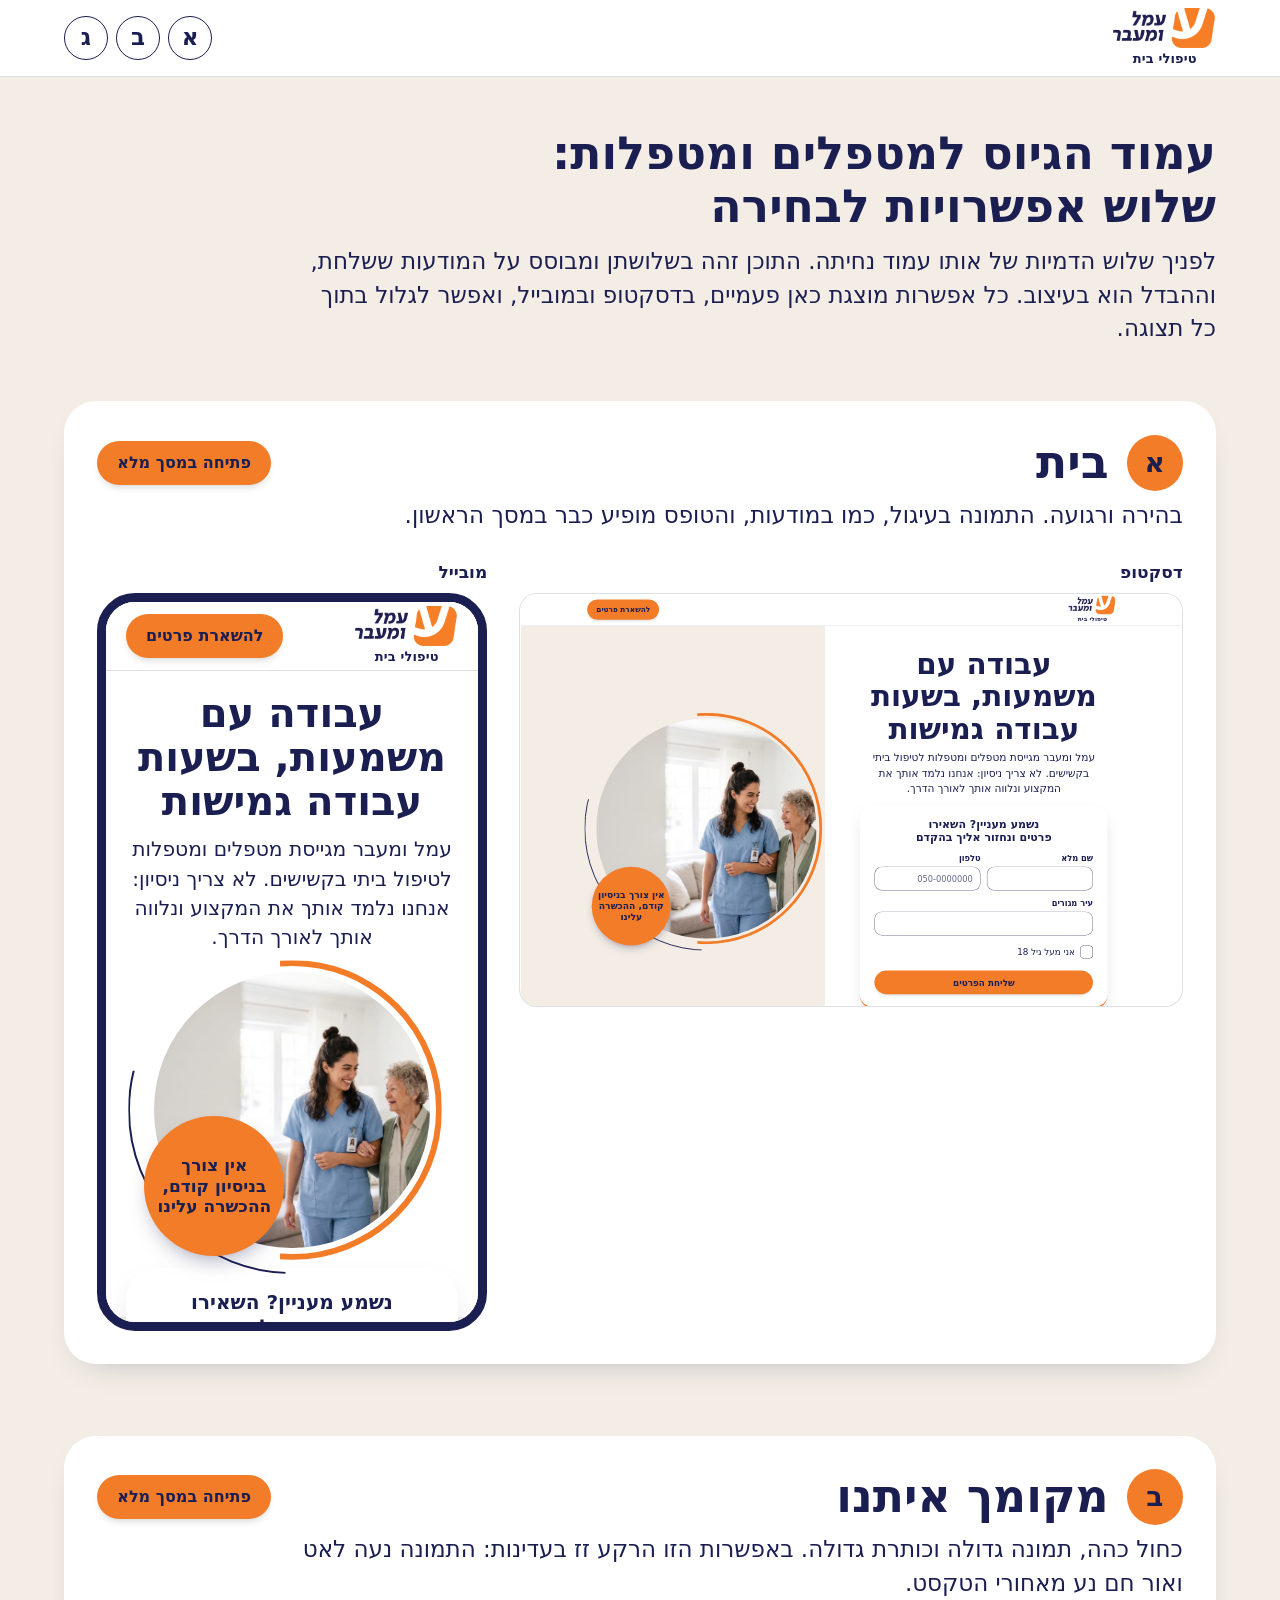
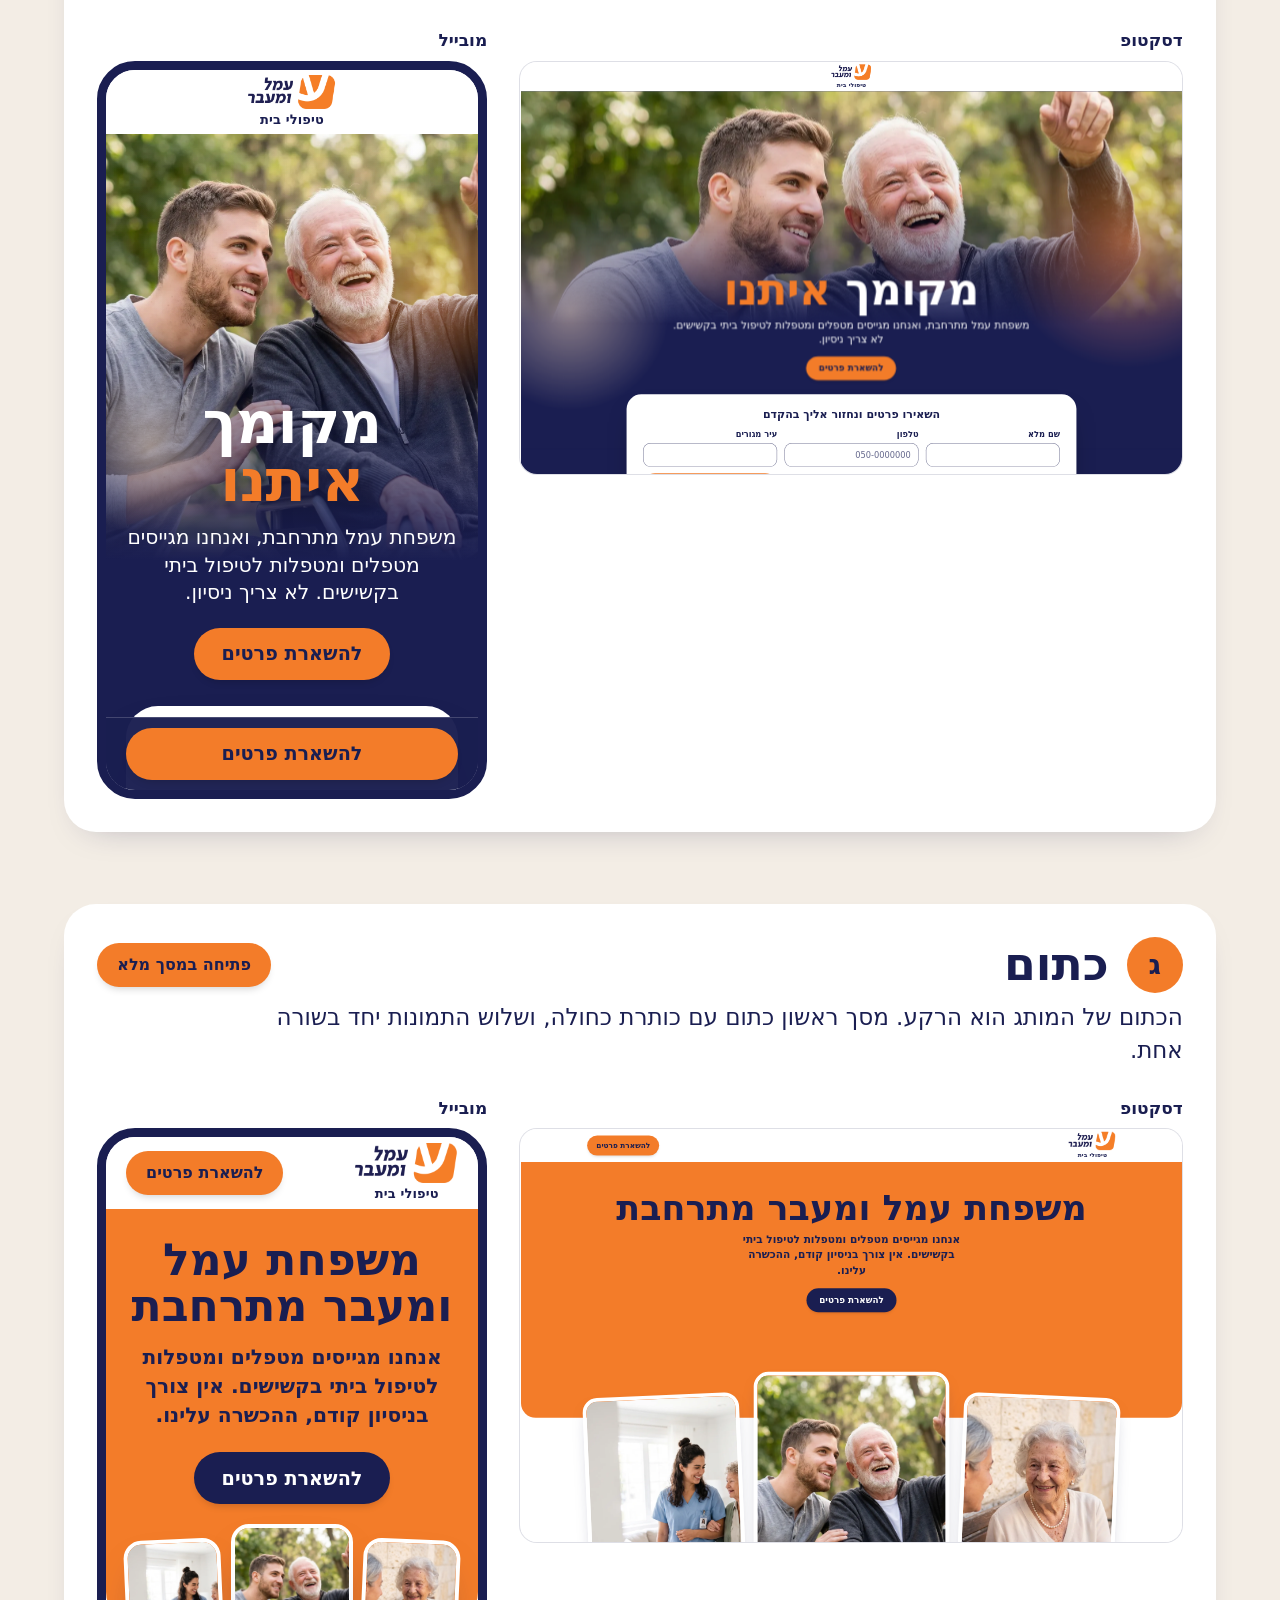
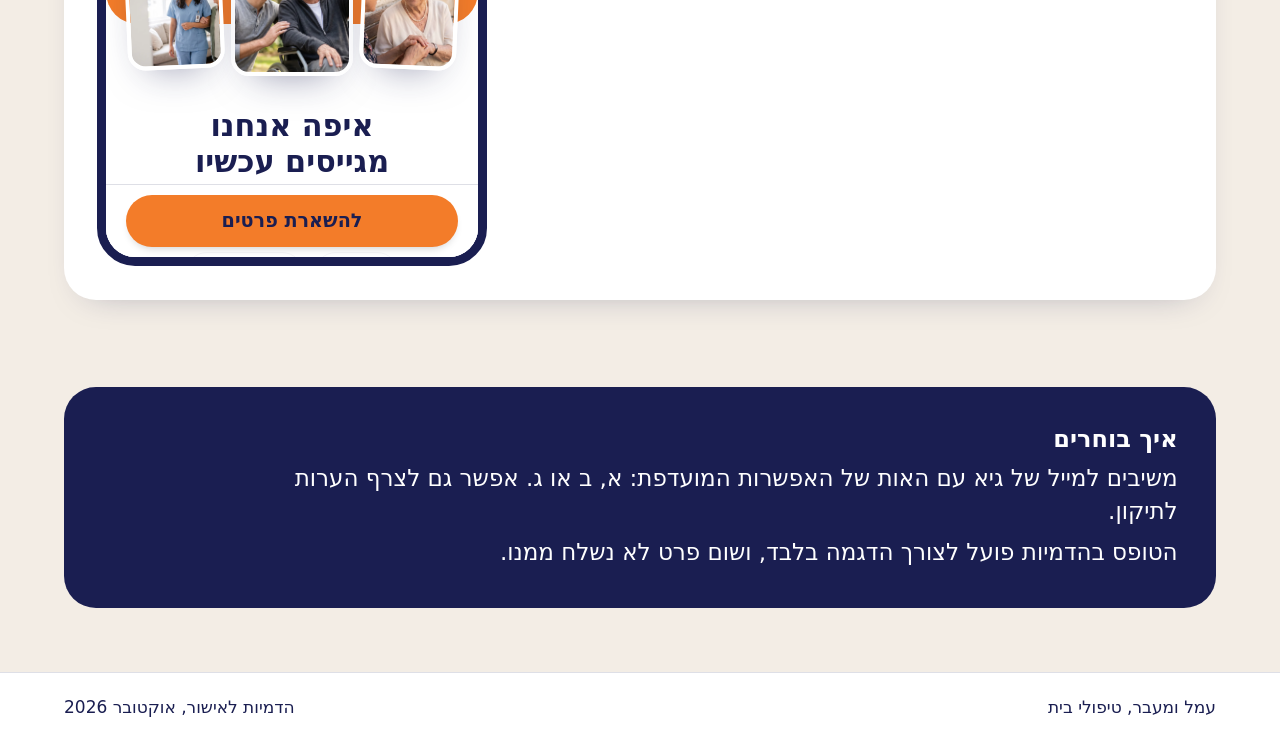
<file: index.html>
<!doctype html>
<html lang="he" dir="rtl">
<head>
<meta charset="utf-8">
<meta name="robots" content="noindex,nofollow">
<meta name="viewport" content="width=device-width,initial-scale=1">
<title>עמוד גיוס מטפלים ומטפלות · שלוש אפשרויות לבחירה</title>
<link rel="stylesheet" href="base.css">
<style>
body{background:var(--linen);text-align:start}
p{margin-inline:0;max-width:62ch}
.top{background:#fff;border-bottom:1px solid var(--line)}
.top .wrap{display:flex;align-items:center;justify-content:space-between;gap:16px;min-height:76px}
.top nav{display:flex;gap:8px}
.top nav a{display:grid;place-content:center;width:44px;height:44px;border-radius:50%;border:1.5px solid var(--navy);font-weight:700;text-decoration:none}
.wrap{--wrap:1320px}
.intro{padding:clamp(28px,4vw,56px) 0 clamp(8px,2vw,20px)}
.intro h1{font-size:var(--fs-h2);line-height:1.15}
.intro p{margin-top:12px}
.v{padding:clamp(20px,3vw,36px) 0;scroll-margin-top:12px}
.v .panel{background:#fff;border-radius:var(--r);padding:clamp(18px,2.6vw,36px);box-shadow:0 14px 36px -24px rgba(26,30,81,.4)}
.v header{display:flex;flex-wrap:wrap;align-items:center;gap:10px 18px;margin-bottom:8px}
.v .letter{display:grid;place-content:center;width:56px;height:56px;border-radius:50%;background:var(--orange);font-weight:700;font-size:1.75rem;line-height:1}
.v h2{font-size:var(--fs-h2)}
.v .open{margin-inline-start:auto}
.v .what{margin-bottom:clamp(16px,2.4vw,28px)}
.views{display:grid;gap:22px;align-items:start}
.cap{display:block;font-size:1.0625rem;font-weight:700;margin-bottom:8px}
.desk{position:relative;overflow:hidden;border:1.5px solid var(--line);border-radius:18px;background:#fff;aspect-ratio:1440/900}
.desk iframe{position:absolute;top:0;right:0;width:1440px;height:900px;border:0;transform-origin:top right;transform:scale(var(--s,.5))}
.phone{width:min(100%,390px);margin-inline:auto;border:9px solid var(--navy);border-radius:38px;overflow:hidden;background:#fff}
.phone iframe{display:block;width:100%;height:min(720px,78svh);border:0}
@media (min-width:1000px){.views{grid-template-columns:minmax(0,1fr) 390px;gap:32px}.phone iframe{height:720px}}
@media (max-width:999px){.views .dview{order:2}}
.end{padding:clamp(24px,4vw,56px) 0 clamp(36px,5vw,72px)}
.end .panel{background:var(--navy);color:#fff;border-radius:var(--r);padding:clamp(22px,3vw,40px)}
.end h2{font-size:var(--fs-h3)}
.end p{margin-top:8px}
.foot{background:#fff;border-top:1px solid var(--line)}
.foot .wrap{justify-content:space-between}
</style>
</head>
<body>
<header class="top"><div class="wrap">
  <a class="logo" href="#"><img src="img/logo.png" alt="עמל ומעבר"><span>טיפולי בית</span></a>
  <nav aria-label="מעבר בין האפשרויות"><a href="#a">א</a><a href="#b">ב</a><a href="#c">ג</a></nav>
</div></header>

<main>
<div class="intro"><div class="wrap">
  <h1>עמוד הגיוס למטפלים ומטפלות: שלוש אפשרויות לבחירה</h1>
  <p>לפניך שלוש הדמיות של אותו עמוד נחיתה. התוכן זהה בשלושתן ומבוסס על המודעות ששלחת, וההבדל הוא בעיצוב. כל אפשרות מוצגת כאן פעמיים, בדסקטופ ובמובייל, ואפשר לגלול בתוך כל תצוגה.</p>
</div></div>

<section class="v" id="a"><div class="wrap"><div class="panel">
  <header><span class="letter">א</span><h2>בית</h2><a class="btn btn--small open" href="a.html" target="_blank" rel="noopener">פתיחה במסך מלא</a></header>
  <p class="what">בהירה ורגועה. התמונה בעיגול, כמו במודעות, והטופס מופיע כבר במסך הראשון.</p>
  <div class="views">
    <div class="dview"><span class="cap">דסקטופ</span><div class="desk"><iframe title="אפשרות א בדסקטופ" src="a.html" loading="lazy"></iframe></div></div>
    <div><span class="cap">מובייל</span><div class="phone"><iframe title="אפשרות א במובייל" src="a.html" loading="lazy"></iframe></div></div>
  </div>
</div></div></section>

<section class="v" id="b"><div class="wrap"><div class="panel">
  <header><span class="letter">ב</span><h2>מקומך איתנו</h2><a class="btn btn--small open" href="b.html" target="_blank" rel="noopener">פתיחה במסך מלא</a></header>
  <p class="what">כחול כהה, תמונה גדולה וכותרת גדולה. באפשרות הזו הרקע זז בעדינות: התמונה נעה לאט ואור חם נע מאחורי הטקסט.</p>
  <div class="views">
    <div class="dview"><span class="cap">דסקטופ</span><div class="desk"><iframe title="אפשרות ב בדסקטופ" src="b.html" loading="lazy"></iframe></div></div>
    <div><span class="cap">מובייל</span><div class="phone"><iframe title="אפשרות ב במובייל" src="b.html" loading="lazy"></iframe></div></div>
  </div>
</div></div></section>

<section class="v" id="c"><div class="wrap"><div class="panel">
  <header><span class="letter">ג</span><h2>כתום</h2><a class="btn btn--small open" href="c.html" target="_blank" rel="noopener">פתיחה במסך מלא</a></header>
  <p class="what">הכתום של המותג הוא הרקע. מסך ראשון כתום עם כותרת כחולה, ושלוש התמונות יחד בשורה אחת.</p>
  <div class="views">
    <div class="dview"><span class="cap">דסקטופ</span><div class="desk"><iframe title="אפשרות ג בדסקטופ" src="c.html" loading="lazy"></iframe></div></div>
    <div><span class="cap">מובייל</span><div class="phone"><iframe title="אפשרות ג במובייל" src="c.html" loading="lazy"></iframe></div></div>
  </div>
</div></div></section>

<div class="end"><div class="wrap"><div class="panel">
  <h2>איך בוחרים</h2>
  <p>משיבים למייל של גיא עם האות של האפשרות המועדפת: א, ב או ג. אפשר גם לצרף הערות לתיקון.</p>
  <p>הטופס בהדמיות פועל לצורך הדגמה בלבד, ושום פרט לא נשלח ממנו.</p>
</div></div></div>
</main>

<footer class="foot"><div class="wrap"><span>עמל ומעבר, טיפולי בית</span><span>הדמיות לאישור, אוקטובר 2026</span></div></footer>
<script>
(function(){
  function fit(){document.querySelectorAll('.desk').forEach(function(d){d.style.setProperty('--s',d.clientWidth/1440);});}
  fit();window.addEventListener('resize',fit);
})();
</script>
</body>
</html>
</file>
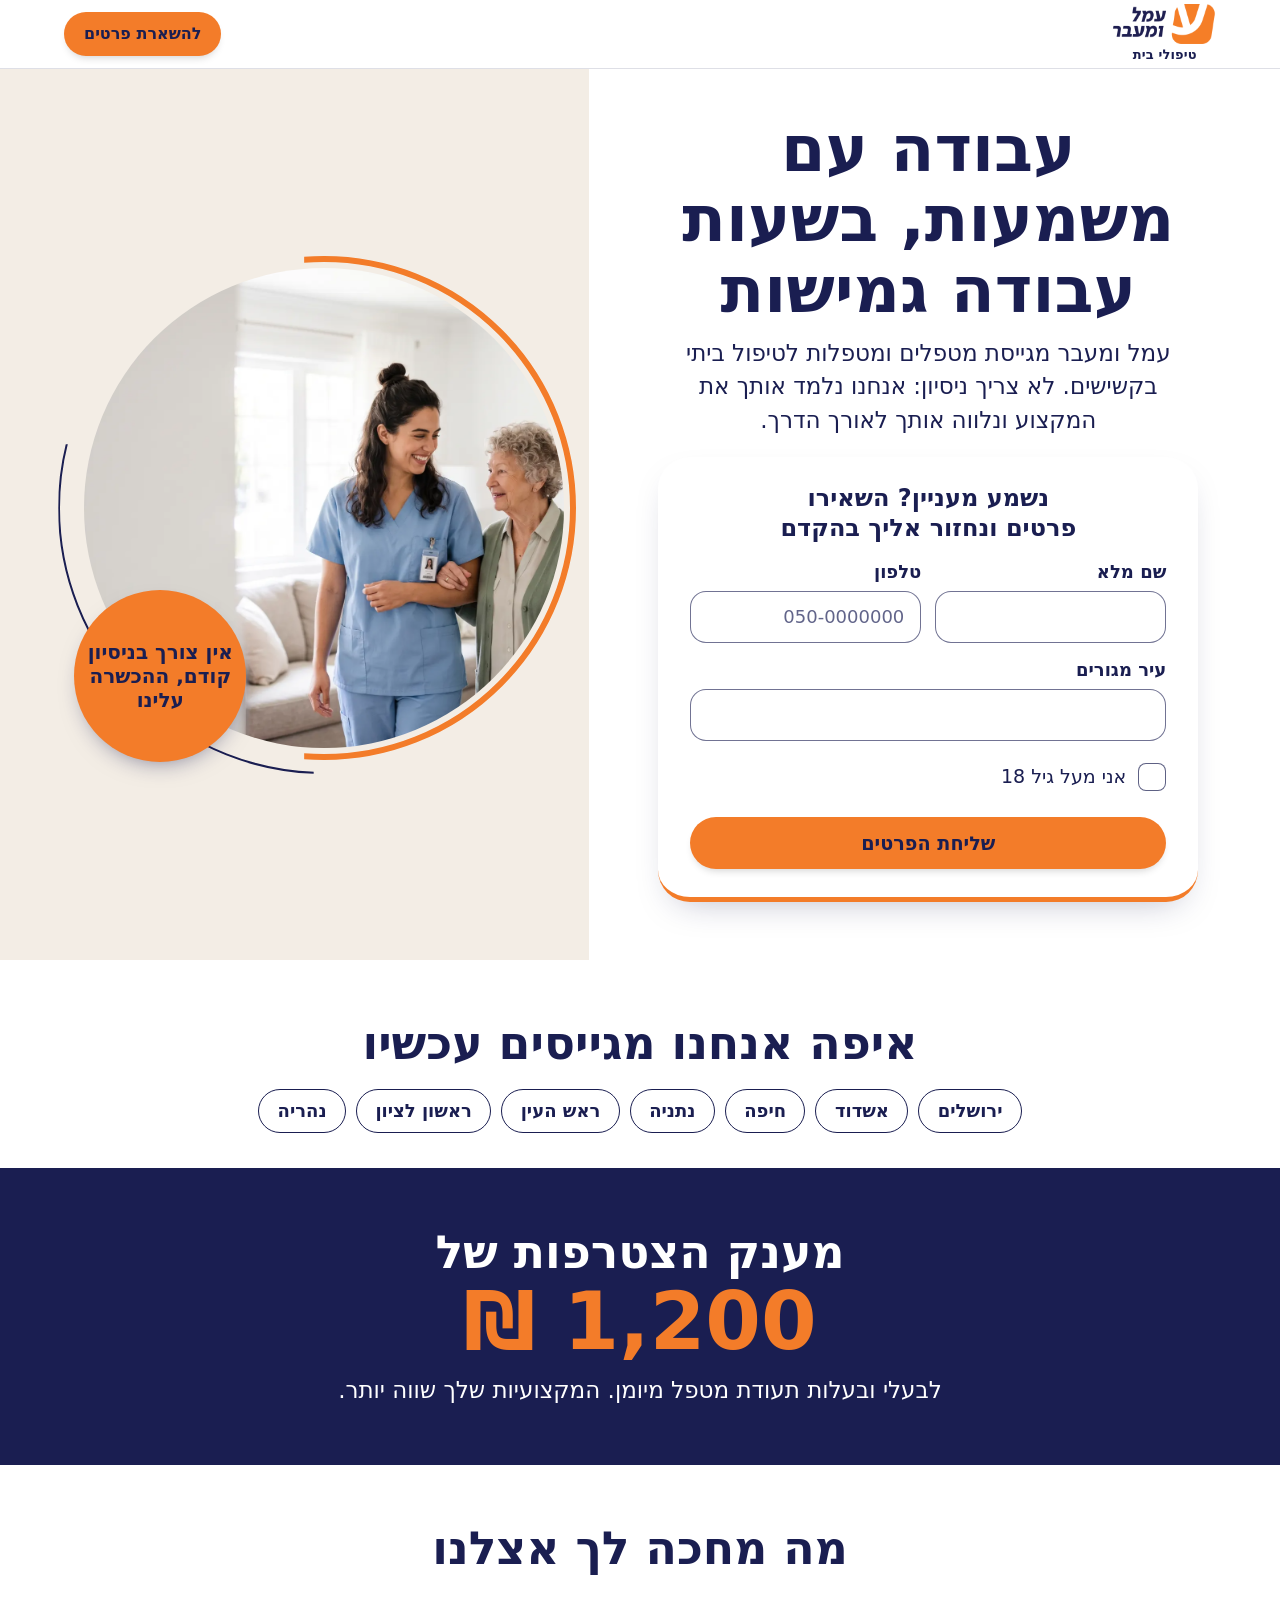
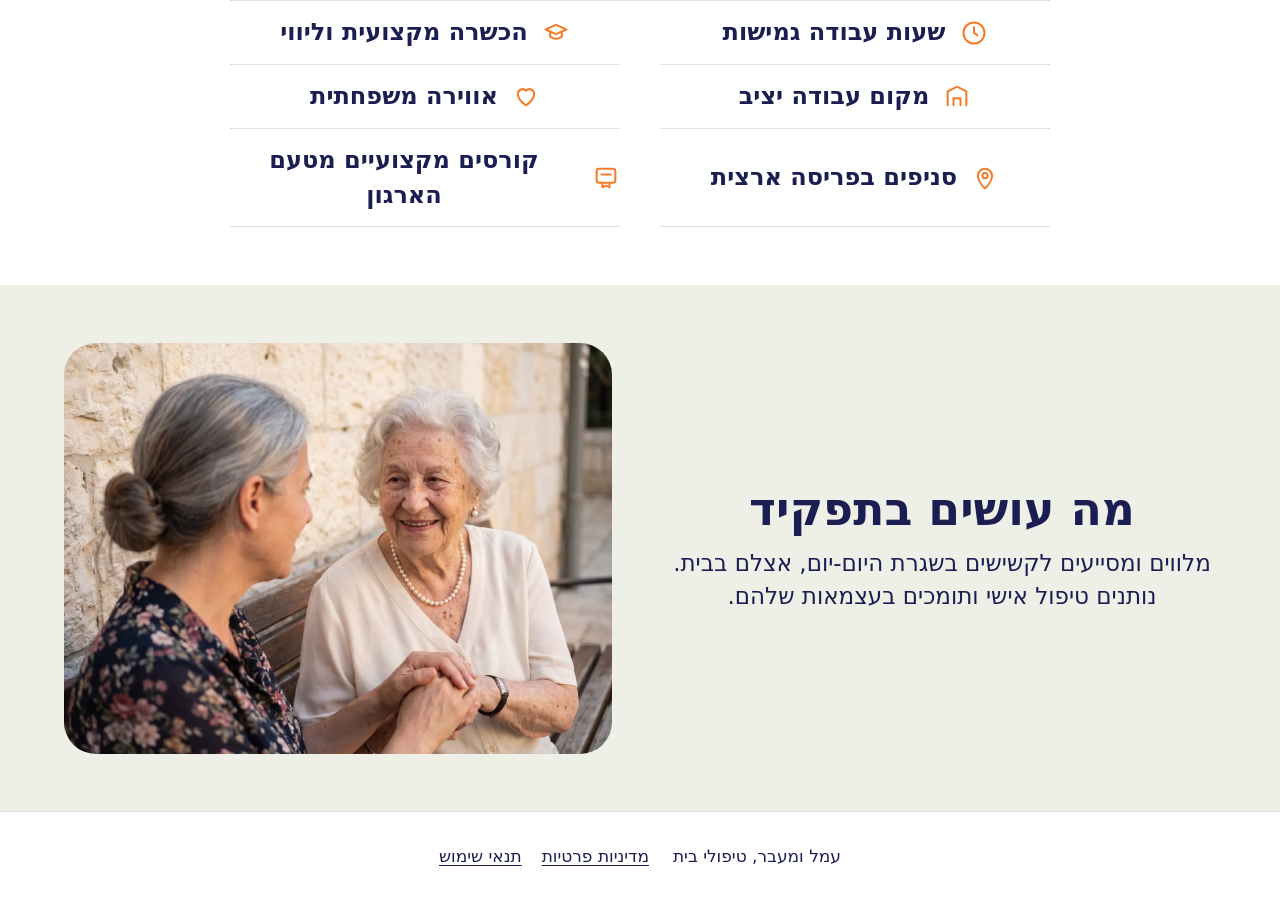
<file: a.html>
<!doctype html>
<html lang="he" dir="rtl">
<head>
<meta charset="utf-8">
<meta name="robots" content="noindex,nofollow">
<meta name="viewport" content="width=device-width,initial-scale=1">
<title>גרסה א · בית · גיוס מטפלים ומטפלות</title>
<link rel="preload" as="image" href="img/home.webp">
<link rel="stylesheet" href="base.css">
<style>
body{background:#fff}
.top{position:sticky;top:0;z-index:10;background:#fff;border-bottom:1px solid var(--line)}
.top .wrap{display:flex;align-items:center;justify-content:space-between;min-height:68px}
.hero{background:linear-gradient(#fff 0,#fff 56%,var(--linen) 56%);padding:clamp(20px,3.5vw,48px) 0 var(--sec)}
.hero .wrap{display:grid;gap:20px}
.hero p.sub{margin-top:12px;max-width:34ch}
.photo{position:relative;width:min(74vw,320px);aspect-ratio:1;margin-inline:auto}
.photo img{position:relative;z-index:1;width:100%;height:100%;object-fit:cover;object-position:58% 30%;border-radius:50%}
.photo::before{content:"";position:absolute;inset:-12px;border-radius:50%;border:6px solid var(--orange);clip-path:inset(0 0 0 46%)}
.photo::after{content:"";position:absolute;z-index:0;inset:-26px;border-radius:50%;border:2px solid var(--navy);clip-path:inset(38% 52% 0 0)}
.badge{position:absolute;z-index:3;inset-inline-end:-10px;bottom:-3%;width:140px;aspect-ratio:1;display:grid;place-content:center;padding:12px;border-radius:50%;background:var(--orange);color:var(--navy);font-weight:700;font-size:1.0625rem;line-height:1.2;box-shadow:0 10px 24px -12px rgba(26,30,81,.6)}
.card{background:#fff;border-radius:var(--r);border-bottom:5px solid var(--orange);box-shadow:0 14px 36px -18px rgba(26,30,81,.35);padding:22px 20px 24px}
.fh{font-size:var(--fs-h3);line-height:1.25}
@media (min-width:900px){
  .hero{background:linear-gradient(to left,#fff 0,#fff 54%,var(--linen) 54%)}
  .hero .wrap{grid-template-columns:minmax(0,1.05fr) minmax(0,.95fr);align-items:center;gap:20px 56px}
  .hero .txt{grid-column:1}
  .photo{grid-column:2;grid-row:1 / span 2;width:min(100%,480px)}
  .card{grid-column:1;padding:26px 32px 28px;width:100%;max-width:540px;margin-inline:auto}
  .lead{grid-template-columns:1fr 1fr;column-gap:14px}.lead>h2,.lead>.btn,.lead>.check-wrap,.lead>.field:nth-of-type(3){grid-column:1/-1}
  .badge{width:172px;font-size:1.25rem}
}
.where{padding-bottom:calc(var(--sec)*.6)}
.wait h2{margin-bottom:clamp(14px,2vw,24px)}
.wait ul{display:grid;max-width:820px;margin-inline:auto;border-top:1px solid var(--line)}
.wait li{display:flex;align-items:center;justify-content:center;gap:14px;padding:14px 0;border-bottom:1px solid var(--line);font-size:var(--fs-h3);font-weight:700}
.wait li .ico{color:var(--orange)}
@media (min-width:900px){.wait ul{grid-template-columns:1fr 1fr;column-gap:40px}}
.role{background:var(--sage)}
.role .wrap{display:grid;gap:22px}
.role p{margin-top:10px}
.role img{border-radius:var(--r);aspect-ratio:4/3;object-fit:cover;width:100%}
@media (min-width:900px){.role .wrap{grid-template-columns:1fr 1fr;align-items:center;gap:56px}}
.grant{background:var(--navy);color:#fff}
.grant h2 b{display:block;font-size:clamp(3rem,2rem + 5vw,5rem);line-height:1.05;color:var(--orange)}
.grant p{margin-top:10px}
.close{background:var(--linen)}
.close p{margin:10px auto 20px}
.foot{background:#fff;border-top:1px solid var(--line)}
@media (max-width:899px){.close .btn{display:none}.close p{margin-bottom:0}}
</style>
</head>
<body>
<header class="top"><div class="wrap">
  <a class="logo" href="#"><img src="img/logo.png" alt="עמל ומעבר"><span>טיפולי בית</span></a>
  <a class="btn btn--small" href="#form">להשארת פרטים</a>
</div></header>
<main>
<div class="hero" data-hero><div class="wrap">
  <div class="txt">
    <h1>עבודה עם משמעות, בשעות עבודה גמישות</h1>
    <p class="sub">עמל ומעבר מגייסת מטפלים ומטפלות לטיפול ביתי בקשישים. לא צריך ניסיון: אנחנו נלמד אותך את המקצוע ונלווה אותך לאורך הדרך.</p>
  </div>
  <div class="photo">
    <picture><source srcset="img/home.webp" type="image/webp"><img src="img/home.jpg" width="1600" height="1194" alt="מטפלת צעירה מחייכת והולכת שלובת זרוע עם אישה מבוגרת בסלון ביתי"></picture>
    <div class="badge">אין צורך בניסיון קודם, ההכשרה עלינו</div>
  </div>
  <div class="card" id="form">
    <form class="lead" data-v="a" novalidate>
      <h2 class="fh">נשמע מעניין? השאירו פרטים ונחזור אליך בהקדם</h2>
      <div class="field"><label for="a-name">שם מלא</label><input id="a-name" name="name" autocomplete="name" required><span class="err">חסר שם מלא, פרטי ומשפחה</span></div>
      <div class="field"><label for="a-tel">טלפון</label><input id="a-tel" name="tel" type="tel" inputmode="tel" autocomplete="tel" placeholder="050-0000000" required><span class="err">מספר הטלפון לא תקין</span></div>
      <div class="field"><label for="a-city">עיר מגורים</label><input id="a-city" name="city" autocomplete="address-level2" required><span class="err">חסרה עיר מגורים</span></div>
      <div class="check-wrap"><label class="check"><input type="checkbox" name="age" required>אני מעל גיל 18</label><span class="err">צריך לאשר שגילך מעל 18</span></div>
      <button class="btn" type="submit">שליחת הפרטים</button>
    </form>
  </div>
</div></div>

<section class="where"><div class="wrap">
  <h2>איפה אנחנו מגייסים עכשיו</h2>
  <ul class="places"><li>ירושלים</li><li>אשדוד</li><li>חיפה</li><li>נתניה</li><li>ראש העין</li><li>ראשון לציון</li><li>נהריה</li></ul>
</div></section>

<section class="grant"><div class="wrap">
  <h2>מענק הצטרפות של <b>1,200 ₪</b></h2>
  <p>לבעלי ובעלות תעודת מטפל מיומן. המקצועיות שלך שווה יותר.</p>
</div></section>

<section class="wait"><div class="wrap">
  <h2>מה מחכה לך אצלנו</h2>
  <ul>
    <li><svg class="ico" viewBox="0 0 24 24" aria-hidden="true"><circle cx="12" cy="12" r="9"/><path d="M12 7v5l3 2"/></svg>שעות עבודה גמישות</li><li><svg class="ico" viewBox="0 0 24 24" aria-hidden="true"><path d="M3 9l9-4 9 4-9 4-9-4z"/><path d="M7 11v4c1.500 1.300 3.200 2 5 2s3.500-.700 5-2v-4"/></svg>הכשרה מקצועית וליווי</li><li><svg class="ico" viewBox="0 0 24 24" aria-hidden="true"><path d="M4 20V8l8-4 8 4v12"/><path d="M9 20v-6h6v6"/></svg>מקום עבודה יציב</li><li><svg class="ico" viewBox="0 0 24 24" aria-hidden="true"><path d="M12 20s-7-4.400-7-10a4 4 0 0 1 7-2.500A4 4 0 0 1 19 10c0 5.600-7 10-7 10z"/></svg>אווירה משפחתית</li><li><svg class="ico" viewBox="0 0 24 24" aria-hidden="true"><path d="M12 21s-6-5.500-6-11a6 6 0 0 1 12 0c0 5.500-6 11-6 11z"/><circle cx="12" cy="10" r="2.200"/></svg>סניפים בפריסה ארצית</li><li><svg class="ico" viewBox="0 0 24 24" aria-hidden="true"><rect x="4" y="4" width="16" height="12" rx="2"/><path d="M9 16v4l3-1.500 3 1.500v-4"/><path d="M8 9h8"/></svg>קורסים מקצועיים מטעם הארגון</li>
  </ul>
</div></section>

<section class="role"><div class="wrap">
  <div>
    <h2>מה עושים בתפקיד</h2>
    <p>מלווים ומסייעים לקשישים בשגרת <span style="white-space:nowrap">היום-יום</span>, אצלם בבית. נותנים טיפול אישי ותומכים בעצמאות שלהם.</p>
  </div>
  <picture><source srcset="img/talk.webp" type="image/webp"><img src="img/talk.jpg" width="1600" height="1194" loading="lazy" alt="אישה מבוגרת מחייכת בשיחה קרובה עם המטפלת שלה"></picture>
</div></section>

</main>
<footer class="foot"><div class="wrap">
  <span>עמל ומעבר, טיפולי בית</span>
  <nav><a href="https://www.amalgroup.co.il/privacypolicy">מדיניות פרטיות</a><a href="https://www.amalgroup.co.il/terms-of-use">תנאי שימוש</a></nav>
</div></footer>
<div class="stick"><a class="btn" href="#form">להשארת פרטים</a></div>
<script src="form.js"></script>
</body>
</html>
</file>
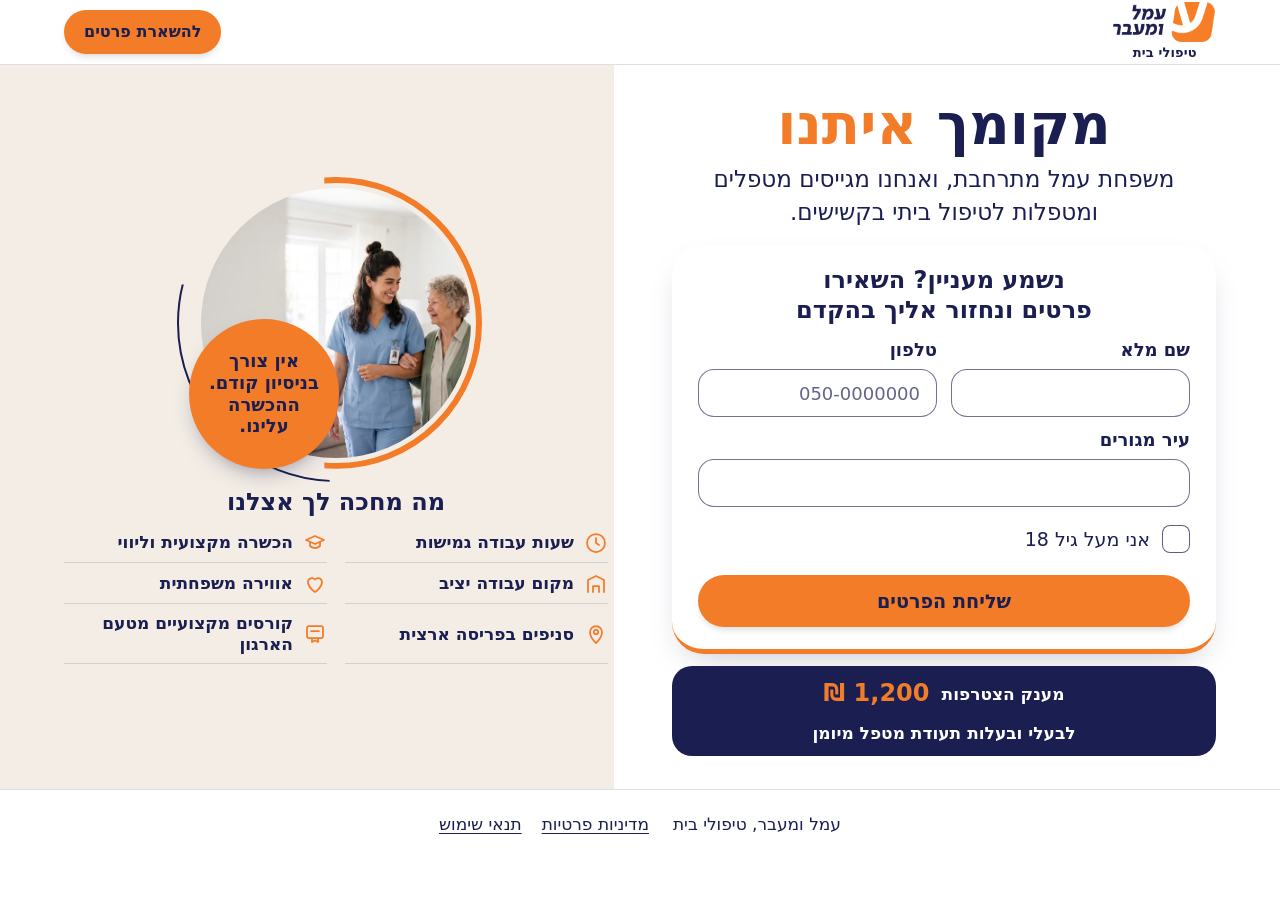
<file: a2.html>
<!doctype html>
<html lang="he" dir="rtl">
<head>
<meta charset="utf-8">
<meta name="robots" content="noindex,nofollow">
<meta name="viewport" content="width=device-width,initial-scale=1">
<title>גרסה א, סבב לקוח 1 · גיוס מטפלים ומטפלות</title>
<link rel="preload" as="image" href="img/home.webp">
<link rel="stylesheet" href="base.css">
<style>
body{background:#fff}
.top{position:sticky;top:0;z-index:10;background:#fff;border-bottom:1px solid var(--line)}
.top .wrap{display:flex;align-items:center;justify-content:space-between;min-height:64px}
.hero{background:linear-gradient(#fff 0,#fff 50%,var(--linen) 50%);padding:clamp(16px,2.400vw,32px) 0 clamp(20px,2.600vw,36px)}
.hero .wrap{display:grid;gap:18px}
.hero h1{font-size:clamp(2.700rem,1.600rem + 3.600vw,3.500rem);line-height:1.05}
.hero h1 em{font-style:normal;color:var(--orange)}
.hero p.sub{margin-top:8px;max-width:34ch}
.side{display:grid;gap:30px;justify-items:center}
.photo{position:relative;width:min(70vw,290px);aspect-ratio:1}
.photo img{position:relative;z-index:1;width:100%;height:100%;object-fit:cover;object-position:58% 30%;border-radius:50%}
.photo::before{content:"";position:absolute;inset:-11px;border-radius:50%;border:6px solid var(--orange);clip-path:inset(0 0 0 46%)}
.photo::after{content:"";position:absolute;z-index:0;inset:-24px;border-radius:50%;border:2px solid var(--navy);clip-path:inset(38% 52% 0 0)}
.badge{position:absolute;z-index:3;inset-inline-end:-12px;bottom:-4%;width:128px;aspect-ratio:1;display:grid;place-content:center;padding:12px;border-radius:50%;background:var(--orange);color:var(--navy);font-weight:700;font-size:1rem;line-height:1.2;box-shadow:0 10px 24px -12px rgba(26,30,81,.6)}
.perks{width:100%;max-width:560px}
.perks h2{font-size:var(--fs-h3);margin-bottom:8px}
.perks ul{display:grid;grid-template-columns:1fr 1fr;gap:2px 18px;text-align:start}
.perks li{display:flex;align-items:center;gap:10px;padding:7px 0;border-bottom:1px solid var(--line);font-weight:700;font-size:1.0625rem;line-height:1.25}
.perks .ico{width:24px;height:24px;color:var(--orange)}
.card{background:#fff;border-radius:var(--r);border-bottom:5px solid var(--orange);box-shadow:0 14px 36px -18px rgba(26,30,81,.35);padding:18px 18px 20px}
.fh{font-size:var(--fs-h3);line-height:1.25}
.lead{gap:10px}
.field input{min-height:48px}
.grant{margin-top:12px;display:flex;align-items:center;justify-content:center;gap:12px;flex-wrap:wrap;background:var(--navy);color:#fff;border-radius:20px;padding:12px 18px;font-weight:700;font-size:1.0625rem;line-height:1.3}
.grant b{color:var(--orange);font-size:1.5rem;white-space:nowrap}
@media (min-width:900px){
  .hero{background:linear-gradient(to left,#fff 0,#fff 52%,var(--linen) 52%)}
  .hero .wrap{grid-template-columns:minmax(0,1fr) minmax(0,1fr);align-items:center;gap:0 64px}
  .main{grid-column:1}
  .side{grid-column:2;grid-row:1}
  .photo{width:min(100%,clamp(240px,30vh,330px))}
  .badge{width:150px;font-size:1.125rem}
  .card{margin-top:16px;padding:20px 26px 22px;max-width:560px;margin-inline:auto}
  .lead{grid-template-columns:1fr 1fr;column-gap:14px}.lead>h2,.lead>.btn,.lead>.check-wrap,.lead>.field:nth-of-type(3){grid-column:1/-1}
  .grant{max-width:560px;margin-inline:auto}
}
.foot{background:#fff;border-top:1px solid var(--line);padding:12px 0}
</style>
</head>
<body>
<header class="top"><div class="wrap">
  <a class="logo" href="#"><img src="img/logo.png" alt="עמל ומעבר"><span>טיפולי בית</span></a>
  <a class="btn btn--small" href="#form">להשארת פרטים</a>
</div></header>
<main>
<div class="hero" data-hero><div class="wrap">
  <div class="main">
    <h1>מקומך <em>איתנו</em></h1>
    <p class="sub">משפחת עמל מתרחבת, ואנחנו מגייסים מטפלים ומטפלות לטיפול ביתי בקשישים.</p>
    <div class="card" id="form">
      <form class="lead" data-v="a" novalidate>
      <h2 class="fh">נשמע מעניין? השאירו פרטים ונחזור אליך בהקדם</h2>
      <div class="field"><label for="a-name">שם מלא</label><input id="a-name" name="name" autocomplete="name" required><span class="err">חסר שם מלא, פרטי ומשפחה</span></div>
      <div class="field"><label for="a-tel">טלפון</label><input id="a-tel" name="tel" type="tel" inputmode="tel" autocomplete="tel" placeholder="050-0000000" required><span class="err">מספר הטלפון לא תקין</span></div>
      <div class="field"><label for="a-city">עיר מגורים</label><input id="a-city" name="city" autocomplete="address-level2" required><span class="err">חסרה עיר מגורים</span></div>
      <div class="check-wrap"><label class="check"><input type="checkbox" name="age" required>אני מעל גיל 18</label><span class="err">צריך לאשר שגילך מעל 18</span></div>
      <button class="btn" type="submit">שליחת הפרטים</button>
    </form>
    </div>
    <p class="grant">מענק הצטרפות <b>1,200 ₪</b> לבעלי ובעלות תעודת מטפל מיומן</p>
  </div>
  <div class="side">
    <div class="photo">
      <picture><source srcset="img/home.webp" type="image/webp"><img src="img/home.jpg" width="1600" height="1194" alt="מטפלת צעירה מחייכת והולכת שלובת זרוע עם אישה מבוגרת בסלון ביתי"></picture>
      <div class="badge">אין צורך<br>בניסיון קודם.<br>ההכשרה עלינו.</div>
    </div>
    <div class="perks"><h2>מה מחכה לך אצלנו</h2><ul><li><svg class="ico" viewBox="0 0 24 24" aria-hidden="true"><circle cx="12" cy="12" r="9"/><path d="M12 7v5l3 2"/></svg>שעות עבודה גמישות</li><li><svg class="ico" viewBox="0 0 24 24" aria-hidden="true"><path d="M3 9l9-4 9 4-9 4-9-4z"/><path d="M7 11v4c1.500 1.300 3.200 2 5 2s3.500-.700 5-2v-4"/></svg>הכשרה מקצועית וליווי</li><li><svg class="ico" viewBox="0 0 24 24" aria-hidden="true"><path d="M4 20V8l8-4 8 4v12"/><path d="M9 20v-6h6v6"/></svg>מקום עבודה יציב</li><li><svg class="ico" viewBox="0 0 24 24" aria-hidden="true"><path d="M12 20s-7-4.400-7-10a4 4 0 0 1 7-2.500A4 4 0 0 1 19 10c0 5.600-7 10-7 10z"/></svg>אווירה משפחתית</li><li><svg class="ico" viewBox="0 0 24 24" aria-hidden="true"><path d="M12 21s-6-5.500-6-11a6 6 0 0 1 12 0c0 5.500-6 11-6 11z"/><circle cx="12" cy="10" r="2.200"/></svg>סניפים בפריסה ארצית</li><li><svg class="ico" viewBox="0 0 24 24" aria-hidden="true"><rect x="4" y="4" width="16" height="12" rx="2"/><path d="M9 16v4l3-1.500 3 1.500v-4"/><path d="M8 9h8"/></svg>קורסים מקצועיים מטעם הארגון</li></ul></div>
  </div>
</div></div>
</main>
<footer class="foot"><div class="wrap">
  <span>עמל ומעבר, טיפולי בית</span>
  <nav><a href="https://www.amalgroup.co.il/privacypolicy">מדיניות פרטיות</a><a href="https://www.amalgroup.co.il/terms-of-use">תנאי שימוש</a></nav>
</div></footer>
<div class="stick"><a class="btn" href="#form">להשארת פרטים</a></div>
<script src="form.js"></script>
</body>
</html>
</file>
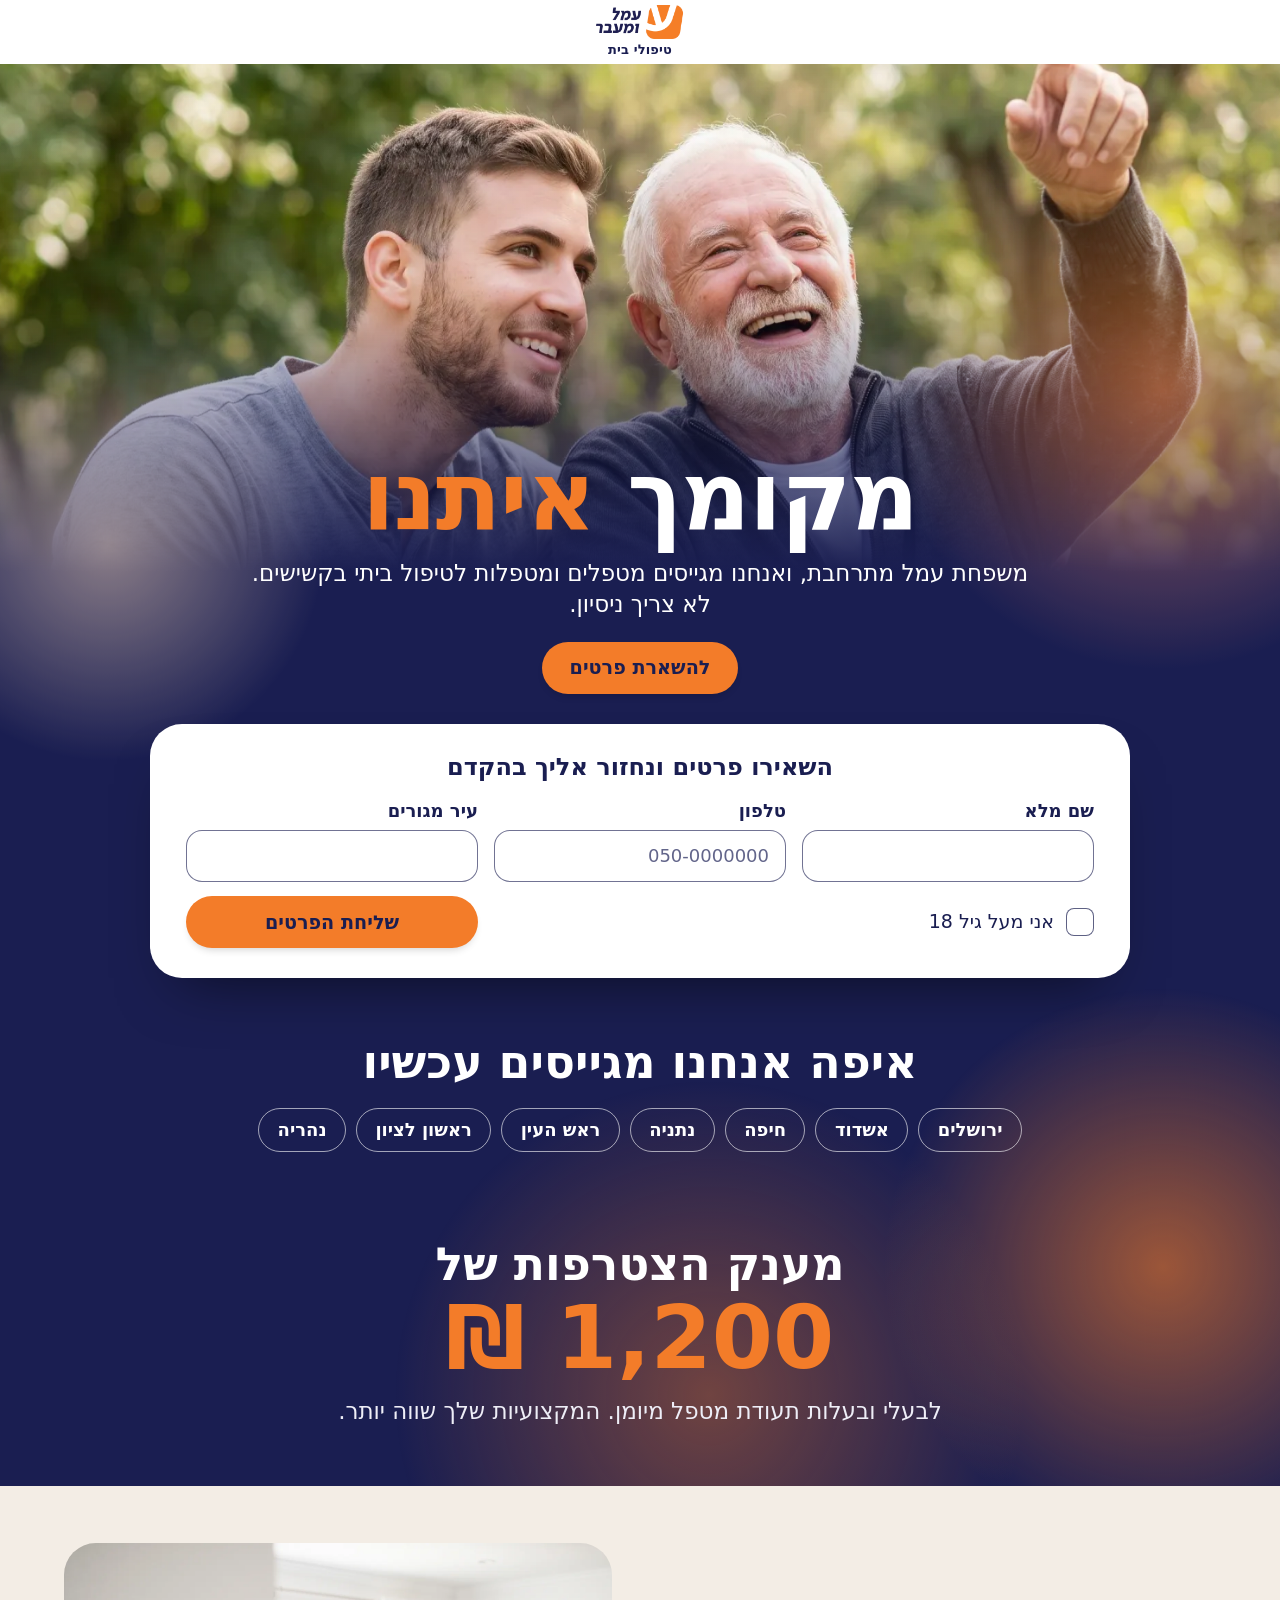
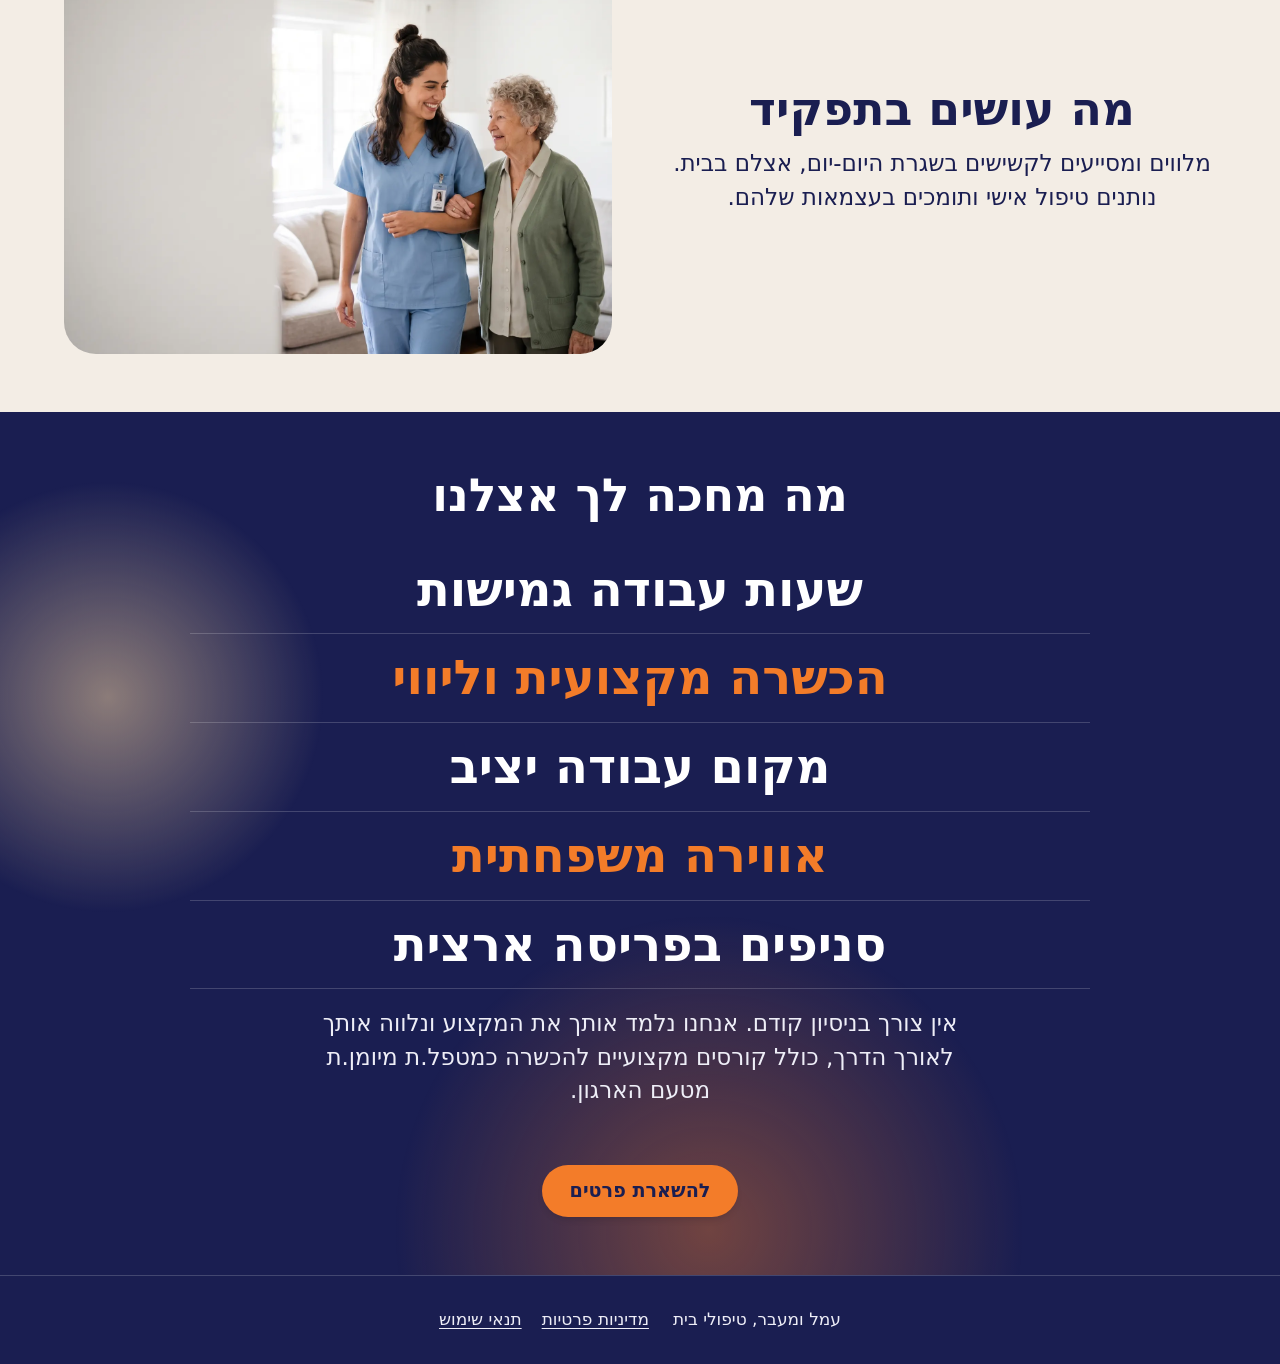
<file: b.html>
<!doctype html>
<html lang="he" dir="rtl">
<head>
<meta charset="utf-8">
<meta name="robots" content="noindex,nofollow">
<meta name="viewport" content="width=device-width,initial-scale=1">
<title>גרסה ב · מקומך איתנו · גיוס מטפלים ומטפלות</title>
<link rel="preload" as="image" href="img/park.webp">
<link rel="stylesheet" href="base.css">
<style>
body{background:var(--navy);color:#fff}
:focus-visible{outline-color:var(--orange)}
.top{background:#fff;color:var(--navy)}
.top .wrap{display:flex;justify-content:center;align-items:center;min-height:64px}
.top .logo img{height:34px}
/* AMBIENT MOTION. Transform only. The photo drifts, three warm light fields float across the hero and the page. */
.hero{position:relative;min-height:min(calc(100svh - 64px),780px);display:grid;align-items:end;overflow:hidden;isolation:isolate}
.hero .bg{position:absolute;inset:-6% -6% 34% -6%;z-index:-3}
.hero .bg img{width:100%;height:100%;object-fit:cover;object-position:50% 30%;transform-origin:50% 40%;animation:drift 14s ease-in-out infinite alternate;will-change:transform}
@keyframes drift{from{transform:scale(1.03) translate3d(-2.600%,.600%,0)}to{transform:scale(1.17) translate3d(2.600%,-2.200%,0)}}
.hero::after{content:"";position:absolute;inset:0;z-index:-2;background:linear-gradient(to top,var(--navy) 0,var(--navy) 35%,rgba(26,30,81,.6) 48%,rgba(26,30,81,.05) 70%,rgba(26,30,81,0) 100%)}
.light{position:absolute;z-index:-1;border-radius:50%;pointer-events:none;will-change:transform;mix-blend-mode:screen}
.light.l1{width:62vmin;height:62vmin;inset-inline-start:-18vmin;top:6%;background:radial-gradient(closest-side,rgba(243,124,41,.6),rgba(243,124,41,0));animation:l1 16s ease-in-out infinite alternate}
.light.l2{width:48vmin;height:48vmin;inset-inline-end:-12vmin;top:34%;background:radial-gradient(closest-side,rgba(252,217,161,.5),rgba(252,217,161,0));animation:l2 20s ease-in-out infinite alternate}
.light.l3{width:70vmin;height:70vmin;inset-inline-start:20%;bottom:-30vmin;background:radial-gradient(closest-side,rgba(243,124,41,.4),rgba(243,124,41,0));animation:l3 18s ease-in-out infinite alternate}
@keyframes l1{to{transform:translate3d(-34vmin,22vmin,0) scale(1.25)}}
@keyframes l2{to{transform:translate3d(30vmin,-20vmin,0) scale(.8)}}
@keyframes l3{to{transform:translate3d(-26vmin,-24vmin,0) scale(1.2)}}
.glow{position:relative;overflow:hidden;isolation:isolate}
@media (prefers-reduced-motion:reduce){.hero .bg img,.light{animation:none}}
.hero .wrap{padding-bottom:clamp(110px,14vw,150px);padding-top:60px}
.hero h1{font-size:clamp(3.4rem,1.6rem + 9vw,6rem);line-height:.98;letter-spacing:-.015em}
.hero h1 em{font-style:normal;color:var(--orange)}
.hero p{margin:14px auto 22px;max-width:30ch;line-height:1.35}
@media (min-width:900px){.hero p{max-width:60ch}.hero p .own{display:block}}
@media (min-width:900px){.hero .bg{inset:-6% -4% 30% -4%}.hero .bg img{object-position:50% 22%}}
.sheet{position:relative;z-index:2;margin-top:clamp(-120px,-11vw,-84px)}
.sheet .card{background:#fff;color:var(--navy);border-radius:var(--r);padding:22px 20px 24px;box-shadow:0 30px 60px -30px rgba(0,0,0,.6);max-width:980px;margin-inline:auto}
.fh{font-size:var(--fs-h3);line-height:1.25}
@media (min-width:900px){.sheet .card{padding:28px 36px 30px}.lead{grid-template-columns:repeat(3,1fr);align-items:start;column-gap:16px}.lead>h2{grid-column:1/-1}.lead .check-wrap{grid-column:1/3;align-self:center}.lead .btn{margin-top:0}}
.where{padding-bottom:calc(var(--sec)*.5)}
.where .places li{border-color:rgba(255,255,255,.6)}
.grant h2 b{display:block;font-size:clamp(3.4rem,2rem + 7vw,5.500rem);line-height:1.05;color:var(--orange)}
.grant p{margin-top:10px;color:#eeeef7}
.role{background:var(--linen);color:var(--navy)}
.role .wrap{display:grid;gap:22px}
.role p{margin-top:10px}
.role img{border-radius:var(--r);aspect-ratio:4/3;object-fit:cover;object-position:60% 30%;width:100%}
@media (min-width:900px){.role .wrap{grid-template-columns:1fr 1fr;align-items:center;gap:56px}}
.list h2{margin-bottom:clamp(12px,2vw,22px)}
.list ul{max-width:900px;margin-inline:auto}
.list li{padding:.34em 0;border-bottom:1px solid rgba(255,255,255,.18);font-size:clamp(1.7rem,1.1rem + 3vw,3rem);font-weight:700;line-height:1.15}
.list li:nth-child(even){color:var(--orange)}
.list .note{margin-top:18px;color:#eeeef7}
.close{padding-top:0}
@media (max-width:899px){.close{display:none}}
.foot{border-top:1px solid rgba(255,255,255,.18);color:#eeeef7}
.stick{background:rgba(26,30,81,.97);border-top-color:rgba(255,255,255,.18)}
@media (hover:hover) and (pointer:fine){.btn:hover{box-shadow:0 10px 18px -8px rgba(0,0,0,.6)}}
</style>
</head>
<body>
<header class="top"><div class="wrap"><a class="logo" href="#"><img src="img/logo.png" alt="עמל ומעבר"><span>טיפולי בית</span></a></div></header>
<main>
<div class="hero" data-hero>
  <div class="bg"><picture><source srcset="img/park.webp" type="image/webp"><img src="img/park.jpg" width="1600" height="1194" alt="מטפל צעיר ואיש מבוגר צוחקים יחד בפארק"></picture></div>
  <span class="light l1" aria-hidden="true"></span><span class="light l2" aria-hidden="true"></span>
  <div class="wrap">
    <h1>מקומך <em>איתנו</em></h1>
    <p>משפחת עמל מתרחבת, ואנחנו מגייסים מטפלים ומטפלות לטיפול ביתי בקשישים. <span class="own">לא צריך ניסיון.</span></p>
    <a class="btn" href="#form">להשארת פרטים</a>
  </div>
</div>

<div class="sheet" id="form"><div class="wrap"><div class="card">
  <form class="lead" data-v="b" novalidate>
      <h2 class="fh">השאירו פרטים ונחזור אליך בהקדם</h2>
      <div class="field"><label for="b-name">שם מלא</label><input id="b-name" name="name" autocomplete="name" required><span class="err">חסר שם מלא, פרטי ומשפחה</span></div>
      <div class="field"><label for="b-tel">טלפון</label><input id="b-tel" name="tel" type="tel" inputmode="tel" autocomplete="tel" placeholder="050-0000000" required><span class="err">מספר הטלפון לא תקין</span></div>
      <div class="field"><label for="b-city">עיר מגורים</label><input id="b-city" name="city" autocomplete="address-level2" required><span class="err">חסרה עיר מגורים</span></div>
      <div class="check-wrap"><label class="check"><input type="checkbox" name="age" required>אני מעל גיל 18</label><span class="err">צריך לאשר שגילך מעל 18</span></div>
      <button class="btn" type="submit">שליחת הפרטים</button>
    </form>
</div></div></div>

<div class="glow">
<span class="light l1" aria-hidden="true" style="top:2%"></span><span class="light l3" aria-hidden="true" style="bottom:auto;top:20%"></span>
<section class="where"><div class="wrap">
  <h2>איפה אנחנו מגייסים עכשיו</h2>
  <ul class="places"><li>ירושלים</li><li>אשדוד</li><li>חיפה</li><li>נתניה</li><li>ראש העין</li><li>ראשון לציון</li><li>נהריה</li></ul>
</div></section>
<section class="grant"><div class="wrap">
  <h2>מענק הצטרפות של <b>1,200 ₪</b></h2>
  <p>לבעלי ובעלות תעודת מטפל מיומן. המקצועיות שלך שווה יותר.</p>
</div></section>
</div>

<section class="role"><div class="wrap">
  <div>
    <h2>מה עושים בתפקיד</h2>
    <p>מלווים ומסייעים לקשישים בשגרת <span style="white-space:nowrap">היום-יום</span>, אצלם בבית. נותנים טיפול אישי ותומכים בעצמאות שלהם.</p>
  </div>
  <picture><source srcset="img/home.webp" type="image/webp"><img src="img/home.jpg" width="1600" height="1194" loading="lazy" alt="מטפלת צעירה מחייכת והולכת שלובת זרוע עם אישה מבוגרת בסלון ביתי"></picture>
</div></section>

<div class="glow">
<span class="light l2" aria-hidden="true" style="top:8%"></span><span class="light l3" aria-hidden="true"></span>
<section class="list"><div class="wrap">
  <h2>מה מחכה לך אצלנו</h2>
  <ul><li>שעות עבודה גמישות</li><li>הכשרה מקצועית וליווי</li><li>מקום עבודה יציב</li><li>אווירה משפחתית</li><li>סניפים בפריסה ארצית</li></ul>
  <p class="note">אין צורך בניסיון קודם. אנחנו נלמד אותך את המקצוע ונלווה אותך לאורך הדרך, כולל קורסים מקצועיים להכשרה כמטפל.ת מיומן.ת מטעם הארגון.</p>
</div></section>
<section class="close"><div class="wrap"><a class="btn" href="#form">להשארת פרטים</a></div></section>
</div>
</main>
<footer class="foot"><div class="wrap">
  <span>עמל ומעבר, טיפולי בית</span>
  <nav><a href="https://www.amalgroup.co.il/privacypolicy">מדיניות פרטיות</a><a href="https://www.amalgroup.co.il/terms-of-use">תנאי שימוש</a></nav>
</div></footer>
<div class="stick"><a class="btn" href="#form">להשארת פרטים</a></div>
<script src="form.js"></script>
</body>
</html>
</file>
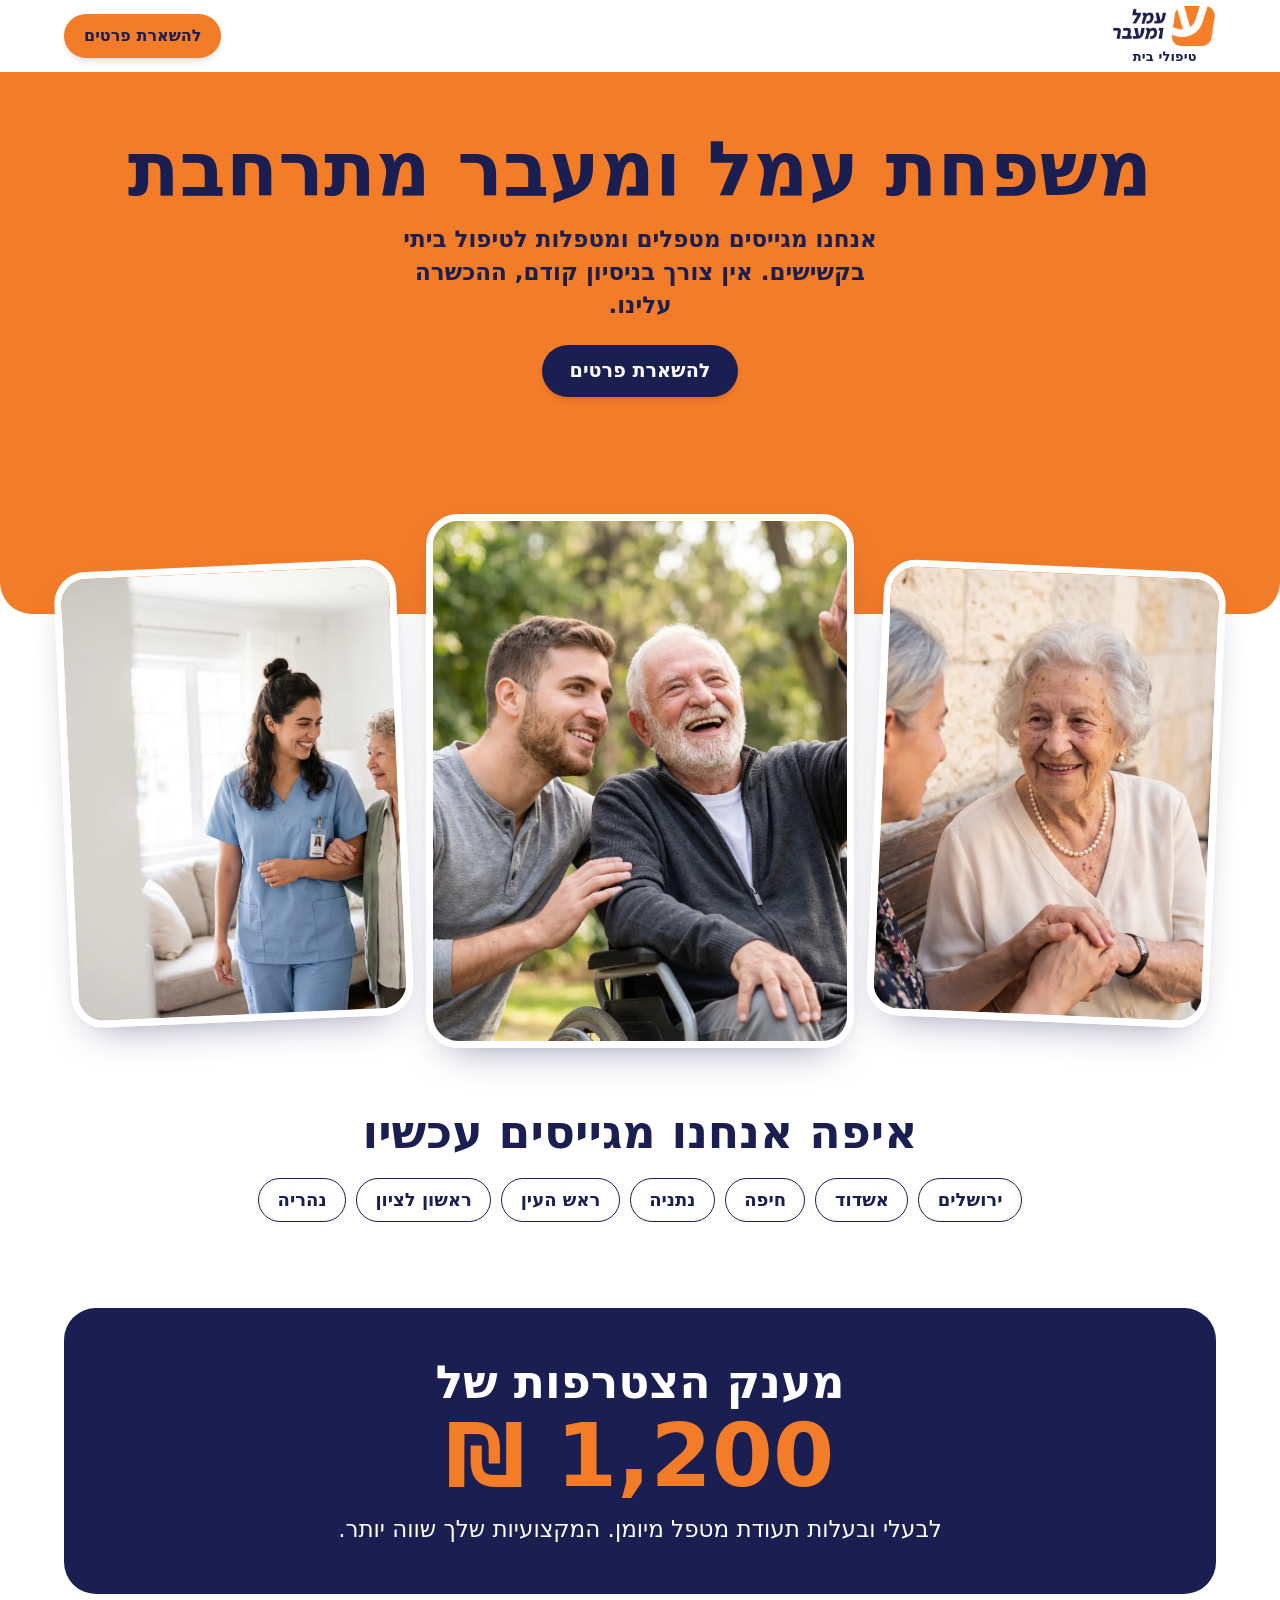
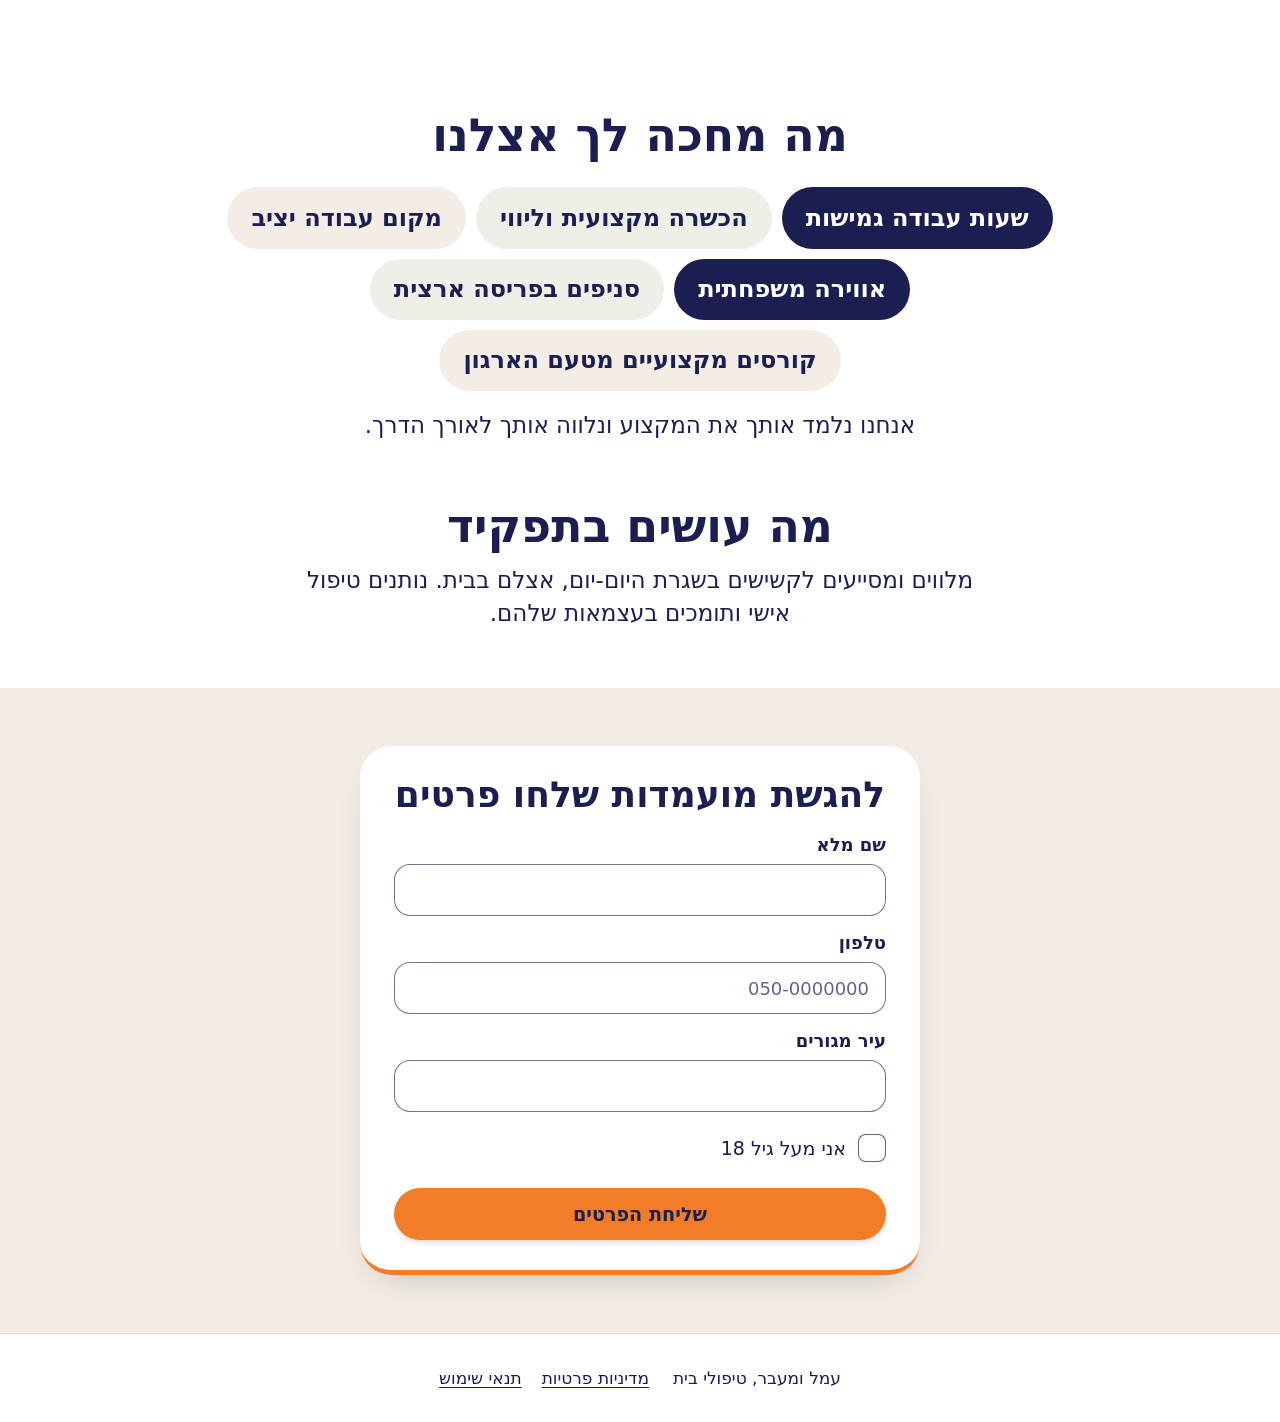
<file: c.html>
<!doctype html>
<html lang="he" dir="rtl">
<head>
<meta charset="utf-8">
<meta name="robots" content="noindex,nofollow">
<meta name="viewport" content="width=device-width,initial-scale=1">
<title>גרסה ג · כתום · גיוס מטפלים ומטפלות</title>
<link rel="preload" as="image" href="img/park.webp">
<link rel="stylesheet" href="base.css">
<style>
body{background:#fff}
.top{background:#fff}
.top .wrap{display:flex;align-items:center;justify-content:space-between;min-height:72px}
.btn--navy{background:var(--navy);color:#fff}
.hero{background:var(--orange);padding:clamp(28px,4.5vw,60px) 0 clamp(120px,17vw,230px);border-radius:0 0 var(--r) var(--r)}
.hero h1{font-size:clamp(2.700rem,1.5rem + 5.400vw,4.750rem);line-height:1.04}
.hero p{margin:14px auto 22px;max-width:32ch;font-weight:700}
.hero ::selection{background:var(--navy);color:#fff}
.trio{display:grid;grid-template-columns:1fr 1.25fr 1fr;align-items:end;gap:clamp(8px,1.6vw,22px);margin-top:clamp(-100px,-14vw,-190px)}
.trio picture{display:block}
.trio img{width:100%;aspect-ratio:3/4;object-fit:cover;border-radius:clamp(18px,3vw,32px);border:clamp(4px,.6vw,8px) solid #fff;box-shadow:0 18px 40px -22px rgba(26,30,81,.55)}
.trio picture:nth-child(2) img{aspect-ratio:4/5}
.trio picture:nth-child(1){transform:rotate(2.500deg) translateY(-6%)}
.trio picture:nth-child(3){transform:rotate(-2.500deg) translateY(-6%)}
.where{padding-bottom:calc(var(--sec)*.5)}
.cloud h2{margin-bottom:clamp(14px,2vw,24px)}
.cloud ul{display:flex;flex-wrap:wrap;justify-content:center;gap:10px 10px;max-width:900px;margin-inline:auto}
.cloud li{padding:.55em 1em;border-radius:var(--r);font-size:var(--fs-h3);font-weight:700;background:var(--linen)}
.cloud li:nth-child(3n+1){background:var(--navy);color:#fff}
.cloud li:nth-child(3n+2){background:var(--sage)}
.cloud .note{margin-top:18px}
.grant .box{background:var(--navy);color:#fff;border-radius:var(--r);padding:clamp(26px,4vw,48px) 20px}
.grant h2 b{display:block;font-size:clamp(3.200rem,2rem + 6vw,5.500rem);line-height:1.05;color:var(--orange)}
.grant p{margin-top:10px}
.role{padding-top:0}
.role p{margin-top:10px}
.send{background:var(--linen)}
.send .card{background:#fff;border-radius:var(--r);border-bottom:5px solid var(--orange);padding:22px 20px 24px;box-shadow:0 14px 36px -20px rgba(26,30,81,.35);max-width:560px;margin-inline:auto}
@media (min-width:900px){.send .card{padding:28px 34px 30px}}
.fh{font-size:clamp(1.6rem,1.3rem + 1.3vw,2.25rem);line-height:1.18;margin-bottom:6px}
.foot{border-top:1px solid var(--line)}
</style>
</head>
<body>
<header class="top"><div class="wrap">
  <a class="logo" href="#"><img src="img/logo.png" alt="עמל ומעבר"><span>טיפולי בית</span></a>
  <a class="btn btn--small" href="#form">להשארת פרטים</a>
</div></header>
<main>
<div class="hero" data-hero><div class="wrap">
  <h1>משפחת עמל ומעבר מתרחבת</h1>
  <p>אנחנו מגייסים מטפלים ומטפלות לטיפול ביתי בקשישים. אין צורך בניסיון קודם, ההכשרה עלינו.</p>
  <a class="btn btn--navy" href="#form">להשארת פרטים</a>
</div></div>
<div class="wrap trio">
  <picture><source srcset="img/talk.webp" type="image/webp"><img src="img/talk.jpg" width="1600" height="1194" style="object-position:78% 30%" alt="אישה מבוגרת מחייכת בשיחה קרובה עם המטפלת שלה"></picture>
  <picture><source srcset="img/park.webp" type="image/webp"><img src="img/park.jpg" width="1600" height="1194" style="object-position:52% 30%" alt="מטפל צעיר ואיש מבוגר צוחקים יחד בפארק"></picture>
  <picture><source srcset="img/home.webp" type="image/webp"><img src="img/home.jpg" width="1600" height="1194" style="object-position:60% 30%" alt="מטפלת צעירה מחייכת והולכת שלובת זרוע עם אישה מבוגרת בסלון ביתי"></picture>
</div>

<section class="where"><div class="wrap">
  <h2>איפה אנחנו מגייסים עכשיו</h2>
  <ul class="places"><li>ירושלים</li><li>אשדוד</li><li>חיפה</li><li>נתניה</li><li>ראש העין</li><li>ראשון לציון</li><li>נהריה</li></ul>
</div></section>

<section class="grant"><div class="wrap"><div class="box">
  <h2>מענק הצטרפות של <b>1,200 ₪</b></h2>
  <p>לבעלי ובעלות תעודת מטפל מיומן. המקצועיות שלך שווה יותר.</p>
</div></div></section>

<section class="cloud"><div class="wrap">
  <h2>מה מחכה לך אצלנו</h2>
  <ul><li>שעות עבודה גמישות</li><li>הכשרה מקצועית וליווי</li><li>מקום עבודה יציב</li><li>אווירה משפחתית</li><li>סניפים בפריסה ארצית</li><li>קורסים מקצועיים מטעם הארגון</li></ul>
  <p class="note">אנחנו נלמד אותך את המקצוע ונלווה אותך לאורך הדרך.</p>
</div></section>

<section class="role"><div class="wrap">
  <h2>מה עושים בתפקיד</h2>
  <p>מלווים ומסייעים לקשישים בשגרת <span style="white-space:nowrap">היום-יום</span>, אצלם בבית. נותנים טיפול אישי ותומכים בעצמאות שלהם.</p>
</div></section>

<section class="send"><div class="wrap">
  <div class="card" id="form">
    <form class="lead" data-v="c" novalidate>
      <h2 class="fh">להגשת מועמדות שלחו פרטים</h2>
      <div class="field"><label for="c-name">שם מלא</label><input id="c-name" name="name" autocomplete="name" required><span class="err">חסר שם מלא, פרטי ומשפחה</span></div>
      <div class="field"><label for="c-tel">טלפון</label><input id="c-tel" name="tel" type="tel" inputmode="tel" autocomplete="tel" placeholder="050-0000000" required><span class="err">מספר הטלפון לא תקין</span></div>
      <div class="field"><label for="c-city">עיר מגורים</label><input id="c-city" name="city" autocomplete="address-level2" required><span class="err">חסרה עיר מגורים</span></div>
      <div class="check-wrap"><label class="check"><input type="checkbox" name="age" required>אני מעל גיל 18</label><span class="err">צריך לאשר שגילך מעל 18</span></div>
      <button class="btn" type="submit">שליחת הפרטים</button>
    </form>
  </div>
</div></section>
</main>
<footer class="foot"><div class="wrap">
  <span>עמל ומעבר, טיפולי בית</span>
  <nav><a href="https://www.amalgroup.co.il/privacypolicy">מדיניות פרטיות</a><a href="https://www.amalgroup.co.il/terms-of-use">תנאי שימוש</a></nav>
</div></footer>
<div class="stick"><a class="btn" href="#form">להשארת פרטים</a></div>
<script src="form.js"></script>
</body>
</html>
</file>
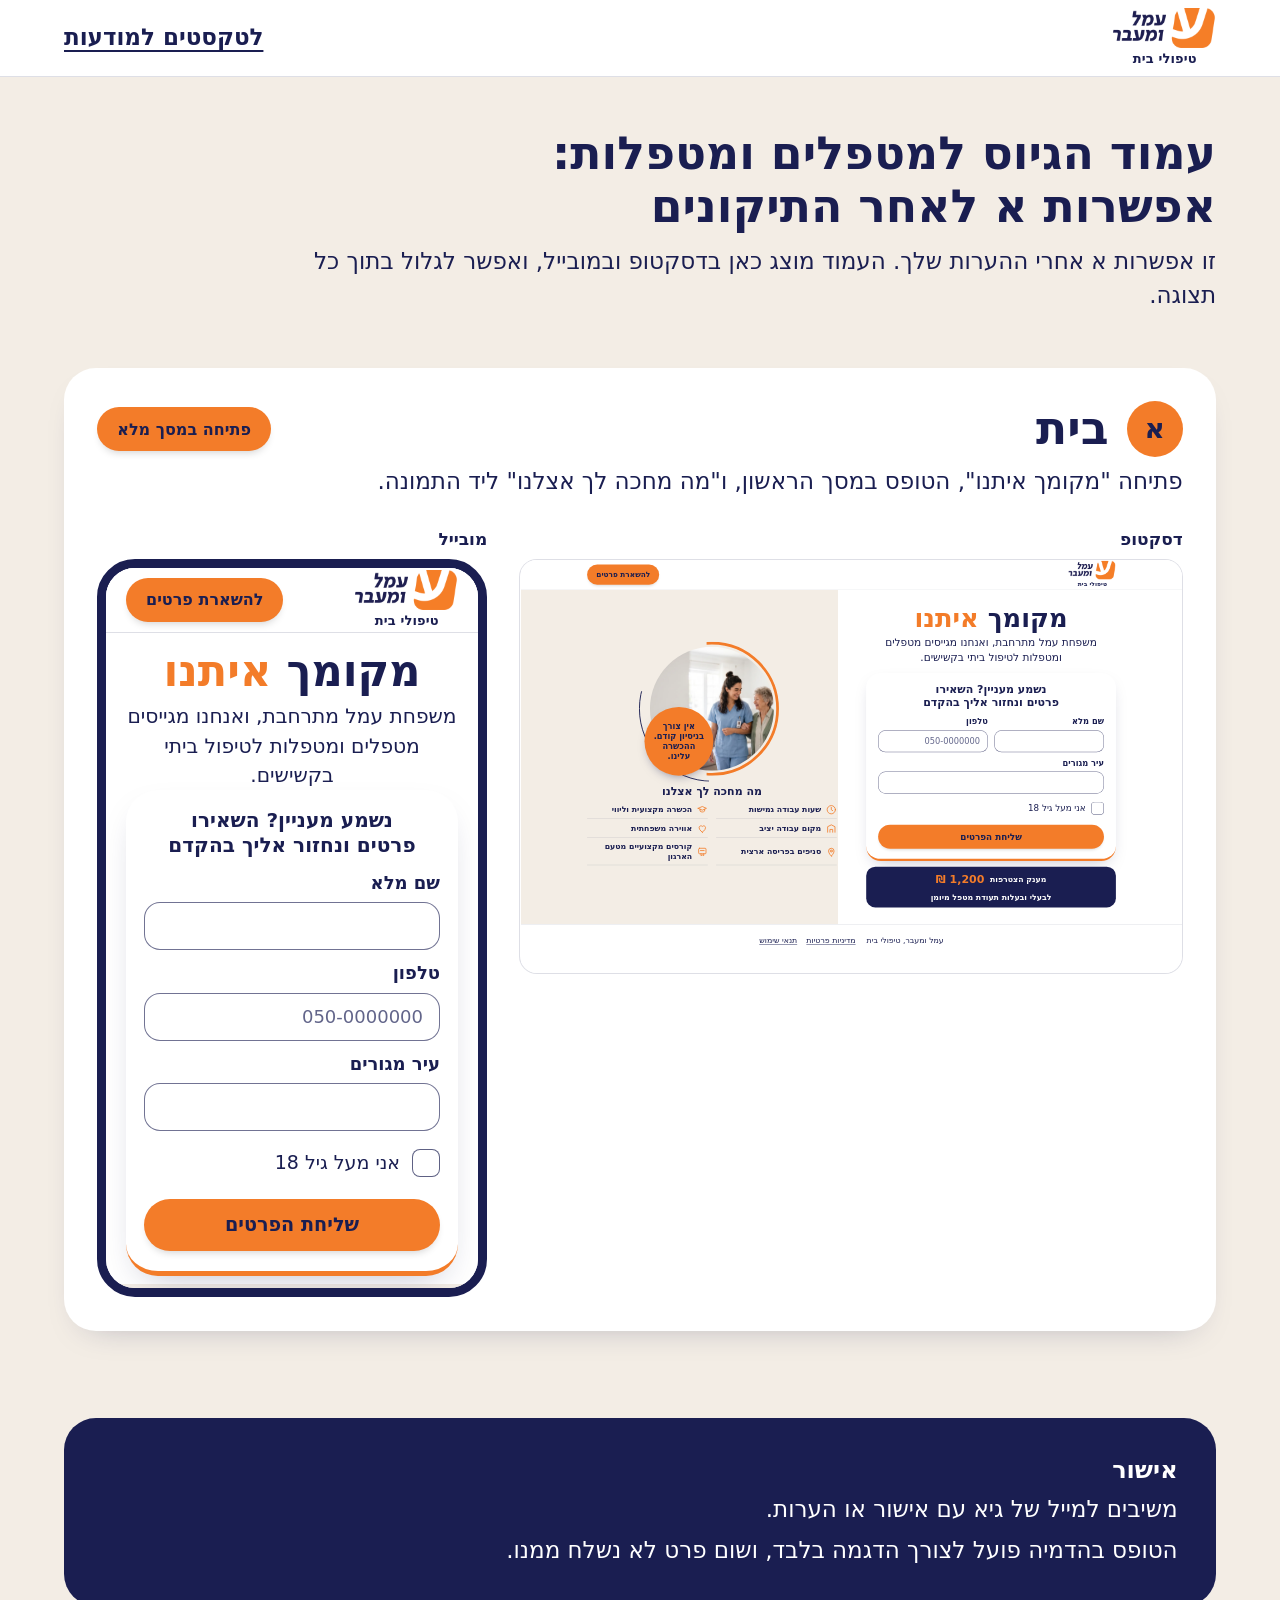
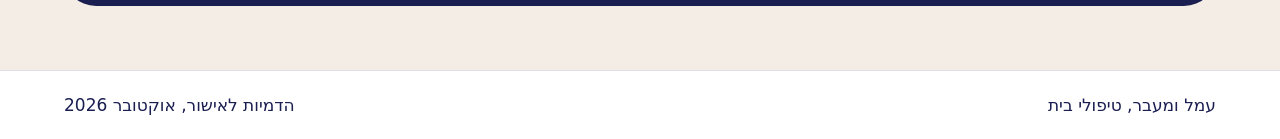
<file: option-a.html>
<!doctype html>
<html lang="he" dir="rtl">
<head>
<meta charset="utf-8">
<meta name="robots" content="noindex,nofollow">
<meta name="viewport" content="width=device-width,initial-scale=1">
<title>עמוד גיוס מטפלים ומטפלות · אפשרות א לאחר תיקונים</title>
<link rel="stylesheet" href="base.css">
<style>
body{background:var(--linen);text-align:start}
p{margin-inline:0;max-width:62ch}
.top{background:#fff;border-bottom:1px solid var(--line)}
.top .wrap{display:flex;align-items:center;justify-content:space-between;gap:16px;min-height:76px}
.top nav{display:flex;gap:8px}
.top nav a{display:grid;place-content:center;width:44px;height:44px;border-radius:50%;border:1.5px solid var(--navy);font-weight:700;text-decoration:none}
.wrap{--wrap:1320px}
.intro{padding:clamp(28px,4vw,56px) 0 clamp(8px,2vw,20px)}
.intro h1{font-size:var(--fs-h2);line-height:1.15}
.intro p{margin-top:12px}
.v{padding:clamp(20px,3vw,36px) 0;scroll-margin-top:12px}
.v .panel{background:#fff;border-radius:var(--r);padding:clamp(18px,2.6vw,36px);box-shadow:0 14px 36px -24px rgba(26,30,81,.4)}
.v header{display:flex;flex-wrap:wrap;align-items:center;gap:10px 18px;margin-bottom:8px}
.v .letter{display:grid;place-content:center;width:56px;height:56px;border-radius:50%;background:var(--orange);font-weight:700;font-size:1.75rem;line-height:1}
.v h2{font-size:var(--fs-h2)}
.v .open{margin-inline-start:auto}
.v .what{margin-bottom:clamp(16px,2.4vw,28px)}
.views{display:grid;gap:22px;align-items:start}
.cap{display:block;font-size:1.0625rem;font-weight:700;margin-bottom:8px}
.desk{position:relative;overflow:hidden;border:1.5px solid var(--line);border-radius:18px;background:#fff;aspect-ratio:1440/900}
.desk iframe{position:absolute;top:0;right:0;width:1440px;height:900px;border:0;transform-origin:top right;transform:scale(var(--s,.5))}
.phone{width:min(100%,390px);margin-inline:auto;border:9px solid var(--navy);border-radius:38px;overflow:hidden;background:#fff}
.phone iframe{display:block;width:100%;height:min(720px,78svh);border:0}
@media (min-width:1000px){.views{grid-template-columns:minmax(0,1fr) 390px;gap:32px}.phone iframe{height:720px}}
@media (max-width:999px){.views .dview{order:2}}
.end{padding:clamp(24px,4vw,56px) 0 clamp(36px,5vw,72px)}
.end .panel{background:var(--navy);color:#fff;border-radius:var(--r);padding:clamp(22px,3vw,40px)}
.end h2{font-size:var(--fs-h3)}
.end p{margin-top:8px}
.foot{background:#fff;border-top:1px solid var(--line)}
.foot .wrap{justify-content:space-between}
</style>
</head>
<body>
<header class="top"><div class="wrap">
  <a class="logo" href="#"><img src="img/logo.png" alt="עמל ומעבר"><span>טיפולי בית</span></a>
  <a href="texts.html" style="font-weight:700">לטקסטים למודעות</a>
</div></header>

<main>
<div class="intro"><div class="wrap">
  <h1>עמוד הגיוס למטפלים ומטפלות: אפשרות א לאחר התיקונים</h1>
  <p>זו אפשרות א אחרי ההערות שלך. העמוד מוצג כאן בדסקטופ ובמובייל, ואפשר לגלול בתוך כל תצוגה.</p>
</div></div>

<section class="v" id="a"><div class="wrap"><div class="panel">
  <header><span class="letter">א</span><h2>בית</h2><a class="btn btn--small open" href="a2.html" target="_blank" rel="noopener">פתיחה במסך מלא</a></header>
  <p class="what">פתיחה "מקומך איתנו", הטופס במסך הראשון, ו"מה מחכה לך אצלנו" ליד התמונה.</p>
  <div class="views">
    <div class="dview"><span class="cap">דסקטופ</span><div class="desk"><iframe title="אפשרות א בדסקטופ" src="a2.html"></iframe></div></div>
    <div><span class="cap">מובייל</span><div class="phone"><iframe title="אפשרות א במובייל" src="a2.html"></iframe></div></div>
  </div>
</div></div></section>

<div class="end"><div class="wrap"><div class="panel">
  <h2>אישור</h2>
  <p>משיבים למייל של גיא עם אישור או הערות.</p>
  <p>הטופס בהדמיה פועל לצורך הדגמה בלבד, ושום פרט לא נשלח ממנו.</p>
</div></div></div>
</main>

<footer class="foot"><div class="wrap"><span>עמל ומעבר, טיפולי בית</span><span>הדמיות לאישור, אוקטובר 2026</span></div></footer>
<script>
(function(){
  function fit(){document.querySelectorAll('.desk').forEach(function(d){d.style.setProperty('--s',d.clientWidth/1440);});}
  fit();window.addEventListener('resize',fit);
})();
</script>
</body>
</html>
</file>
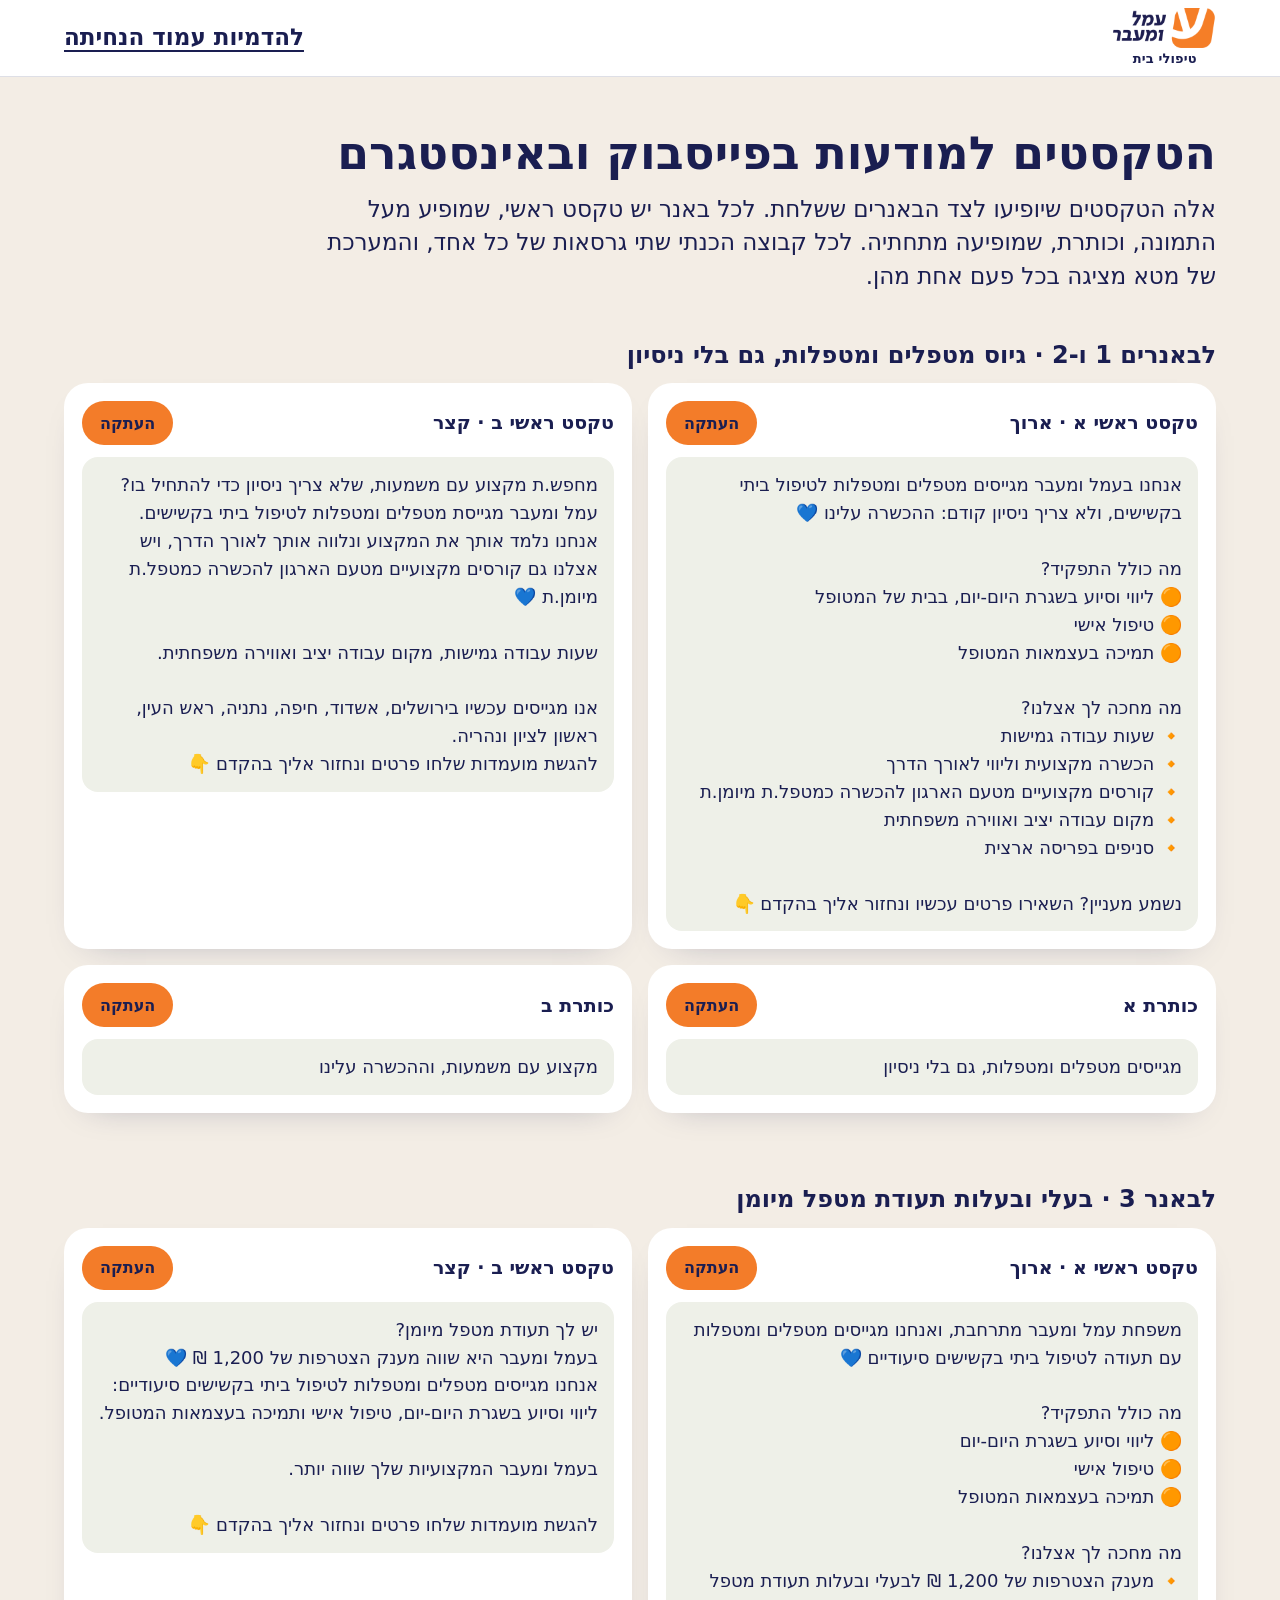
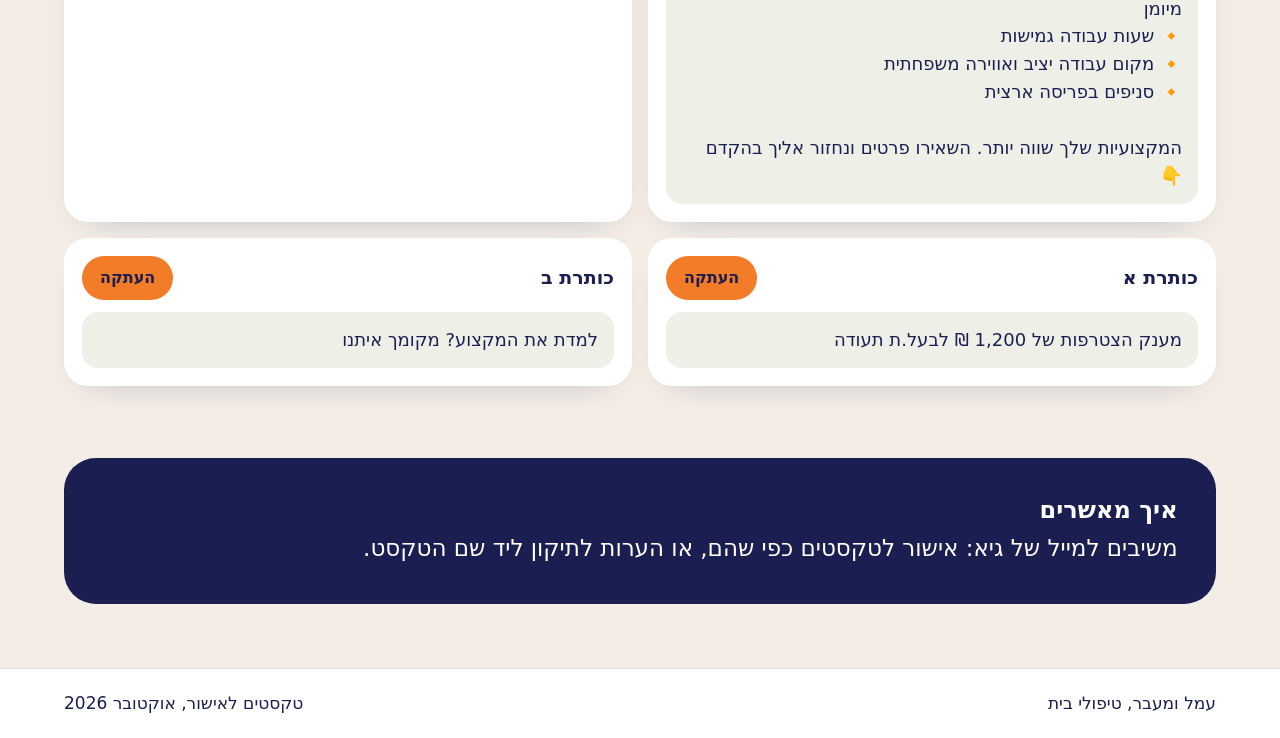
<file: texts.html>
<!doctype html>
<html lang="he" dir="rtl">
<head>
<meta charset="utf-8">
<meta name="robots" content="noindex,nofollow">
<meta name="viewport" content="width=device-width,initial-scale=1">
<title>טקסטים למודעות · גיוס מטפלים ומטפלות</title>
<link rel="stylesheet" href="base.css">
<style>
body{background:var(--linen);text-align:start}
p{margin-inline:0;max-width:62ch}
.wrap{--wrap:1180px}
.top{background:#fff;border-bottom:1px solid var(--line)}
.top .wrap{display:flex;align-items:center;justify-content:space-between;gap:16px;min-height:76px}
.top a.other{font-weight:700}
.intro{padding:clamp(28px,4vw,56px) 0 clamp(4px,1vw,12px)}
.intro h1{font-size:var(--fs-h2);line-height:1.15}
.intro p{margin-top:12px}
.set{padding:clamp(20px,3vw,36px) 0}
.set h2{font-size:var(--fs-h3);margin-bottom:14px}
.grid{display:grid;gap:16px}
@media (min-width:900px){.grid{grid-template-columns:1fr 1fr}}
.c{background:#fff;border-radius:24px;padding:18px 18px 18px;box-shadow:0 14px 36px -26px rgba(26,30,81,.4)}
.c header{display:flex;justify-content:space-between;align-items:center;gap:12px;margin-bottom:12px}
.c h3{font-size:1.1875rem}
pre{margin:0;white-space:pre-wrap;font:inherit;font-size:1.125rem;line-height:1.55;background:var(--sage);border-radius:16px;padding:14px 16px}
.cp{font-family:inherit;font-weight:700;font-size:1rem;min-height:44px;padding:0 18px;border-radius:24px;border:0;background:var(--orange);color:var(--navy);cursor:pointer;transition:transform 160ms var(--ease-out)}
.cp:active{transform:scale(.97)}
.cp.ok{background:var(--navy);color:#fff}
.end{padding:clamp(16px,3vw,36px) 0 clamp(36px,5vw,72px)}
.end .panel{background:var(--navy);color:#fff;border-radius:var(--r);padding:clamp(22px,3vw,40px)}
.end h2{font-size:var(--fs-h3)}
.end p{margin-top:8px}
.foot{background:#fff;border-top:1px solid var(--line)}
.foot .wrap{justify-content:space-between}
</style>
</head>
<body>
<header class="top"><div class="wrap">
  <a class="logo" href="#"><img src="img/logo.png" alt="עמל ומעבר"><span>טיפולי בית</span></a>
  <a class="other" href="./">להדמיות עמוד הנחיתה</a>
</div></header>
<main>
<div class="intro"><div class="wrap">
  <h1>הטקסטים למודעות בפייסבוק ובאינסטגרם</h1>
  <p>אלה הטקסטים שיופיעו לצד הבאנרים ששלחת. לכל באנר יש טקסט ראשי, שמופיע מעל התמונה, וכותרת, שמופיעה מתחתיה. לכל קבוצה הכנתי שתי גרסאות של כל אחד, והמערכת של מטא מציגה בכל פעם אחת מהן.</p>
</div></div>
<section class="set"><div class="wrap">
  <h2>לבאנרים 1 ו-2 · גיוס מטפלים ומטפלות, גם בלי ניסיון</h2>
  <div class="grid"><article class="c long"><header><h3>טקסט ראשי א · ארוך</h3><button type="button" class="cp" data-i="0">העתקה</button></header><pre id="t0">אנחנו בעמל ומעבר מגייסים מטפלים ומטפלות לטיפול ביתי בקשישים, ולא צריך ניסיון קודם: ההכשרה עלינו 💙

מה כולל התפקיד?
🟠 ליווי וסיוע בשגרת היום-יום, בבית של המטופל
🟠 טיפול אישי
🟠 תמיכה בעצמאות המטופל

מה מחכה לך אצלנו?
🔸 שעות עבודה גמישות
🔸 הכשרה מקצועית וליווי לאורך הדרך
🔸 קורסים מקצועיים מטעם הארגון להכשרה כמטפל.ת מיומן.ת
🔸 מקום עבודה יציב ואווירה משפחתית
🔸 סניפים בפריסה ארצית

נשמע מעניין? השאירו פרטים עכשיו ונחזור אליך בהקדם 👇</pre></article><article class="c long"><header><h3>טקסט ראשי ב · קצר</h3><button type="button" class="cp" data-i="1">העתקה</button></header><pre id="t1">מחפש.ת מקצוע עם משמעות, שלא צריך ניסיון כדי להתחיל בו?
עמל ומעבר מגייסת מטפלים ומטפלות לטיפול ביתי בקשישים.
אנחנו נלמד אותך את המקצוע ונלווה אותך לאורך הדרך, ויש אצלנו גם קורסים מקצועיים מטעם הארגון להכשרה כמטפל.ת מיומן.ת 💙

שעות עבודה גמישות, מקום עבודה יציב ואווירה משפחתית.

אנו מגייסים עכשיו בירושלים, אשדוד, חיפה, נתניה, ראש העין, ראשון לציון ונהריה.
להגשת מועמדות שלחו פרטים ונחזור אליך בהקדם 👇</pre></article><article class="c"><header><h3>כותרת א</h3><button type="button" class="cp" data-i="2">העתקה</button></header><pre id="t2">מגייסים מטפלים ומטפלות, גם בלי ניסיון</pre></article><article class="c"><header><h3>כותרת ב</h3><button type="button" class="cp" data-i="3">העתקה</button></header><pre id="t3">מקצוע עם משמעות, וההכשרה עלינו</pre></article></div>
</div></section>
<section class="set"><div class="wrap">
  <h2>לבאנר 3 · בעלי ובעלות תעודת מטפל מיומן</h2>
  <div class="grid"><article class="c long"><header><h3>טקסט ראשי א · ארוך</h3><button type="button" class="cp" data-i="4">העתקה</button></header><pre id="t4">משפחת עמל ומעבר מתרחבת, ואנחנו מגייסים מטפלים ומטפלות עם תעודה לטיפול ביתי בקשישים סיעודיים 💙

מה כולל התפקיד?
🟠 ליווי וסיוע בשגרת היום-יום
🟠 טיפול אישי
🟠 תמיכה בעצמאות המטופל

מה מחכה לך אצלנו?
🔸 מענק הצטרפות של 1,200 ₪ לבעלי ובעלות תעודת מטפל מיומן
🔸 שעות עבודה גמישות
🔸 מקום עבודה יציב ואווירה משפחתית
🔸 סניפים בפריסה ארצית

המקצועיות שלך שווה יותר. השאירו פרטים ונחזור אליך בהקדם 👇</pre></article><article class="c long"><header><h3>טקסט ראשי ב · קצר</h3><button type="button" class="cp" data-i="5">העתקה</button></header><pre id="t5">יש לך תעודת מטפל מיומן?
בעמל ומעבר היא שווה מענק הצטרפות של 1,200 ₪ 💙
אנחנו מגייסים מטפלים ומטפלות לטיפול ביתי בקשישים סיעודיים: ליווי וסיוע בשגרת היום-יום, טיפול אישי ותמיכה בעצמאות המטופל.

בעמל ומעבר המקצועיות שלך שווה יותר.

להגשת מועמדות שלחו פרטים ונחזור אליך בהקדם 👇</pre></article><article class="c"><header><h3>כותרת א</h3><button type="button" class="cp" data-i="6">העתקה</button></header><pre id="t6">מענק הצטרפות של 1,200 ₪ לבעל.ת תעודה</pre></article><article class="c"><header><h3>כותרת ב</h3><button type="button" class="cp" data-i="7">העתקה</button></header><pre id="t7">למדת את המקצוע? מקומך איתנו</pre></article></div>
</div></section>
<div class="end"><div class="wrap"><div class="panel">
  <h2>איך מאשרים</h2>
  <p>משיבים למייל של גיא: אישור לטקסטים כפי שהם, או הערות לתיקון ליד שם הטקסט.</p>
</div></div></div>
</main>
<footer class="foot"><div class="wrap"><span>עמל ומעבר, טיפולי בית</span><span>טקסטים לאישור, אוקטובר 2026</span></div></footer>
<script>
document.addEventListener('click',function(e){var b=e.target.closest('.cp');if(!b)return;var t=document.getElementById('t'+b.dataset.i).textContent;
function done(){b.textContent='הועתק';b.classList.add('ok');setTimeout(function(){b.textContent='העתקה';b.classList.remove('ok');},1600);}
function fallback(){var a=document.createElement('textarea');a.value=t;a.style.position='fixed';a.style.opacity='0';document.body.appendChild(a);a.select();document.execCommand('copy');a.remove();done();}
if(navigator.clipboard&&window.isSecureContext){navigator.clipboard.writeText(t).then(done,fallback);}else fallback();});
</script>
</body>
</html>
</file>
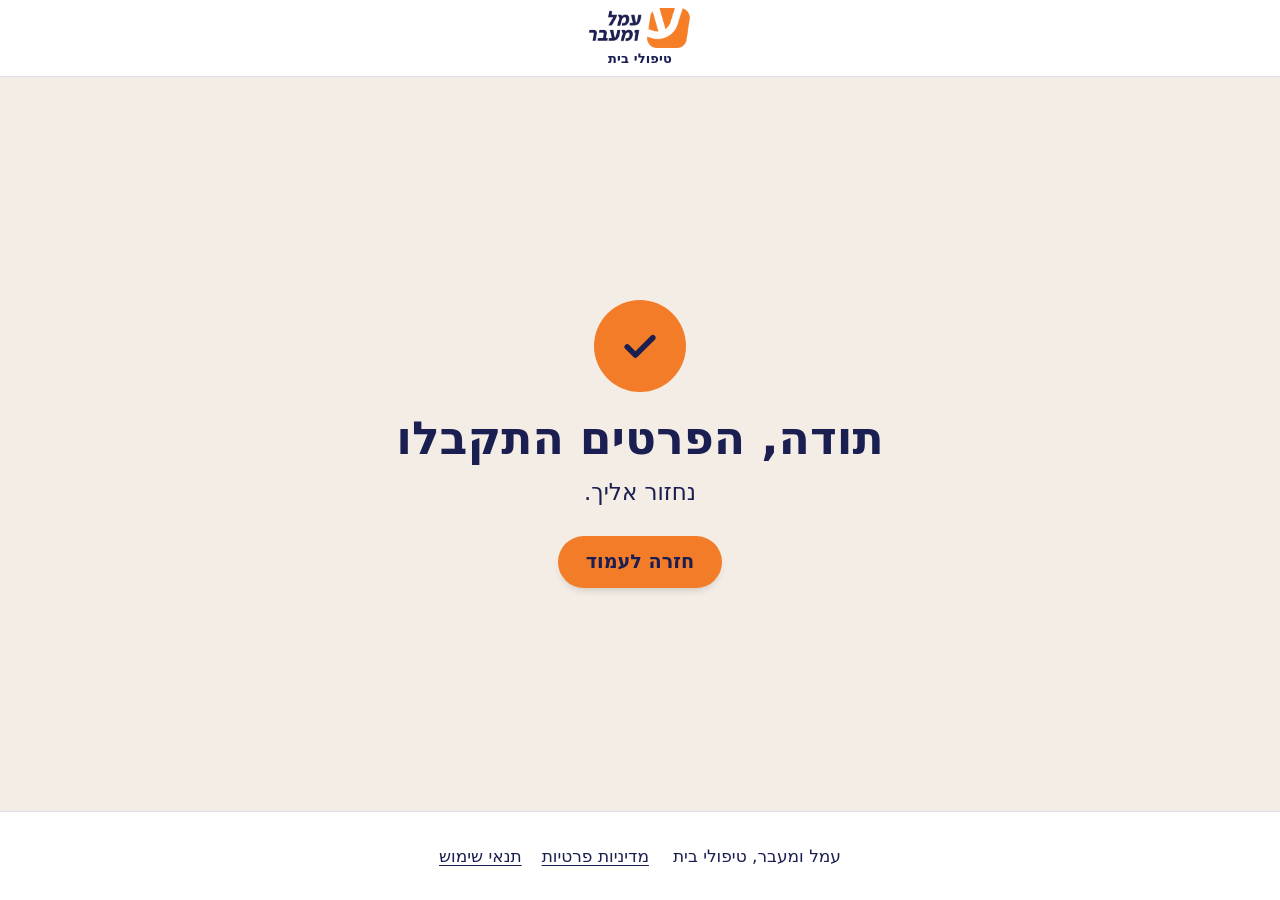
<file: thanks.html>
<!doctype html>
<html lang="he" dir="rtl">
<head>
<meta charset="utf-8"><meta name="robots" content="noindex,nofollow">
<meta name="viewport" content="width=device-width,initial-scale=1">
<title>תודה · עמל ומעבר טיפולי בית</title>
<link rel="stylesheet" href="base.css">
<style>
body{min-height:100svh;display:grid;grid-template-rows:auto 1fr auto;background:var(--linen)}
.top{background:#fff;border-bottom:1px solid var(--line)}.top .wrap{display:flex;justify-content:center;min-height:76px;align-items:center}
main{display:grid;place-content:center;padding:var(--sec) var(--gutter)}
.mark{width:92px;height:92px;margin:0 auto 22px;border-radius:50%;background:var(--orange);display:grid;place-content:center}
.mark svg{width:44px;height:44px;fill:none;stroke:var(--navy);stroke-width:3;stroke-linecap:round;stroke-linejoin:round}
h1{font-size:var(--fs-h2)}p{margin-top:12px}.btn{margin-top:26px}
.foot{background:#fff;border-top:1px solid var(--line)}
</style>
</head>
<body>
<header class="top"><div class="wrap"><a class="logo" href="#"><img src="img/logo.png" alt="עמל ומעבר"><span>טיפולי בית</span></a></div></header>
<main><div>
  <div class="mark"><svg viewBox="0 0 24 24" aria-hidden="true"><path d="M5 12.500l4.500 4.500L19 7.500"/></svg></div>
  <h1>תודה, הפרטים התקבלו</h1>
  <p>נחזור אליך.</p>
  <a class="btn" id="back" href="a.html">חזרה לעמוד</a>
</div></main>
<footer class="foot"><div class="wrap"><span>עמל ומעבר, טיפולי בית</span><nav><a href="https://www.amalgroup.co.il/privacypolicy">מדיניות פרטיות</a><a href="https://www.amalgroup.co.il/terms-of-use">תנאי שימוש</a></nav></div></footer>
<script>var v=new URLSearchParams(location.search).get('v');if(/^[abc]$/.test(v))document.getElementById('back').href=v+'.html';</script>
</body>
</html>
</file>
<file: base.css>
/* Shared tokens and form. Source of every value: O-output/bikor-beit-new-lp/_rebrand-2026-08/01-verified-extraction.md */
@font-face{font-family:"SimplerPro";font-weight:300;font-display:swap;src:url("https://cdn.prod.website-files.com/5c7e332710414d0bd84f2e1a/5c7e332710414df31c4f2e67_SimplerPro-Light.ttf") format("truetype")}
@font-face{font-family:"SimplerPro";font-weight:400;font-display:swap;src:url("https://cdn.prod.website-files.com/5c7e332710414d0bd84f2e1a/5c7e332710414d664e4f2e74_SimplerPro-Regular%20(1).ttf") format("truetype")}
@font-face{font-family:"SimplerPro";font-weight:700;font-display:swap;src:url("https://cdn.prod.website-files.com/5c7e332710414d0bd84f2e1a/5c7e332710414d25fb4f2e6e_SimplerPro-Bold.ttf") format("truetype")}
:root{
  --navy:#1A1E51;--orange:#F37C29;--sage:#EEF0E8;--linen:#F3EDE5;--white:#fff;
  --navy-70:#4d5078;--line:rgba(26,30,81,.14);--err:#B3261E;
  --r:32px;--ease-out:cubic-bezier(.23,1,.32,1);
  --fs-display:clamp(2.5rem,1.6rem + 3.9vw,4rem);
  --fs-h2:clamp(1.875rem,1.5rem + 1.7vw,3rem);
  --fs-h3:clamp(1.25rem,1.15rem + .45vw,1.5rem);
  --fs-body:clamp(1.25rem,1.18rem + .35vw,1.4375rem);
  --sec:clamp(32px,4.5vw,64px);
  --fs-small:.9375rem;
  --gutter:clamp(20px,5vw,64px);--wrap:1152px;
}
*,*::before,*::after{box-sizing:border-box}
html{scroll-behavior:smooth;-webkit-text-size-adjust:100%}
@media (prefers-reduced-motion:reduce){html{scroll-behavior:auto}}
body{margin:0;font-family:"SimplerPro","Heebo","Assistant",system-ui,sans-serif;font-size:var(--fs-body);line-height:1.45;color:var(--navy);background:var(--white);direction:rtl;text-align:center;-webkit-font-smoothing:antialiased}
h1,h2,h3,p,ul{margin:0}ul{padding:0;list-style:none}
h1{font-size:var(--fs-display);line-height:1.1;font-weight:700;text-wrap:balance}
h2{font-size:var(--fs-h2);line-height:1.18;font-weight:700;text-wrap:balance}
h3{font-size:var(--fs-h3);line-height:1.25;font-weight:700}
img{display:block;max-width:100%;height:auto}
a{color:inherit;text-underline-offset:.2em}
::selection{background:var(--orange);color:var(--navy)}
:focus-visible{outline:3px solid var(--navy);outline-offset:3px;border-radius:6px}
.wrap{width:min(100% - 2*var(--gutter),var(--wrap));margin-inline:auto}
section{padding:var(--sec) 0}
p{max-width:46ch;margin-inline:auto}
.places{display:flex;flex-wrap:wrap;justify-content:center;gap:10px}
.places li{padding:.5rem 1.15rem;border:1.5px solid currentColor;border-radius:var(--r);font-weight:700;font-size:1.125rem;white-space:nowrap}
.where h2{margin-bottom:18px}
.btn{display:inline-flex;align-items:center;justify-content:center;gap:.5em;min-height:52px;padding:.8rem 1.75rem;border:0;border-radius:var(--r);background:var(--orange);color:var(--navy);font-family:inherit;font-weight:700;font-size:1.2rem;line-height:1.1;text-decoration:none;cursor:pointer;box-shadow:0 5px 8px -4px rgba(0,0,0,.2);transition:transform 160ms var(--ease-out),box-shadow 160ms var(--ease-out)}
.btn:active{transform:scale(.97)}
@media (hover:hover) and (pointer:fine){.btn:hover{box-shadow:0 10px 18px -8px rgba(26,30,81,.45);transform:translateY(-1px)}}
.btn--small{min-height:44px;padding:.5rem 1.25rem;font-size:1rem}
.logo{display:flex;flex-direction:column;align-items:center;gap:2px;text-decoration:none}
.logo img{height:40px;width:auto}
.logo span{font-size:.8125rem;font-weight:700;letter-spacing:.01em}
/* form */
.lead{display:grid;gap:14px;text-align:start}
.lead>h2{text-align:center}
.lead h2,.lead h3{margin-bottom:2px}
.field{display:grid;gap:6px}
.field label{font-size:1.125rem;font-weight:700}
.field input{width:100%;min-height:52px;padding:.7rem 1rem;border:1.5px solid rgba(26,30,81,.62);border-radius:16px;background:#fff;color:var(--navy);font-family:inherit;font-weight:400;font-size:1.125rem;line-height:1.2;caret-color:var(--orange);transition:border-color 160ms ease,box-shadow 160ms ease}
.field input::placeholder{color:#62658a}
.field input:focus{outline:0;border-color:var(--navy);box-shadow:0 0 0 3px rgba(243,124,41,.45)}
.field input[type=tel]{direction:ltr;text-align:right}
.check{display:flex;align-items:center;gap:12px;min-height:44px;font-size:1.1875rem;cursor:pointer}
.check input{appearance:none;flex:none;width:28px;height:28px;margin:8px 0;border:1.5px solid rgba(26,30,81,.7);border-radius:8px;background:#fff;cursor:pointer;display:grid;place-content:center;transition:background 140ms ease,border-color 140ms ease}
.check input::after{content:"";width:14px;height:8px;border:solid var(--navy);border-width:0 0 3px 3px;transform:rotate(-45deg) translate(1px,-1px) scale(0);transition:transform 140ms var(--ease-out)}
.check input:checked{background:var(--orange);border-color:var(--orange)}
.check input:checked::after{transform:rotate(-45deg) translate(1px,-1px) scale(1)}
.err{display:none;color:var(--err);font-size:1.0625rem;font-weight:700}
.invalid .err{display:block}
.invalid input:not([type=checkbox]){border-color:var(--err)}
.invalid.check-wrap .check input{border-color:var(--err)}
.lead .btn{width:100%;margin-top:4px}
.lead .fine{font-size:var(--fs-small);color:var(--navy-70);line-height:1.4}
.lead .fine a{display:inline-flex;align-items:center;min-height:44px}
[id=form]{scroll-margin-top:88px}
.lead .done{display:none;padding:22px 20px;border-radius:20px;background:var(--sage);font-weight:700;text-align:center}
.lead.sent>*:not(.done){display:none}
.lead.sent .done{display:block}
/* footer */
.foot{padding:22px 0 calc(22px + env(safe-area-inset-bottom));font-size:1.0625rem}
.foot .wrap{display:flex;flex-wrap:wrap;gap:4px 24px;align-items:center;justify-content:center}
.foot nav{display:flex;gap:20px}
@media (max-width:899px){.foot{padding-bottom:calc(96px + env(safe-area-inset-bottom))}}
.foot a{display:inline-flex;align-items:center;min-height:44px}
/* sticky mobile action */
.stick{position:fixed;inset-inline:0;bottom:0;z-index:20;padding:10px var(--gutter) calc(10px + env(safe-area-inset-bottom));background:rgba(255,255,255,.96);border-top:1px solid var(--line);transform:translateY(105%);transition:transform 260ms var(--ease-out)}
.stick.on{transform:none}
.stick .btn{width:100%}
@media (min-width:900px){.stick{display:none}}
.ico{width:28px;height:28px;flex:none;fill:none;stroke:currentColor;stroke-width:1.75;stroke-linecap:round;stroke-linejoin:round}
</file>
